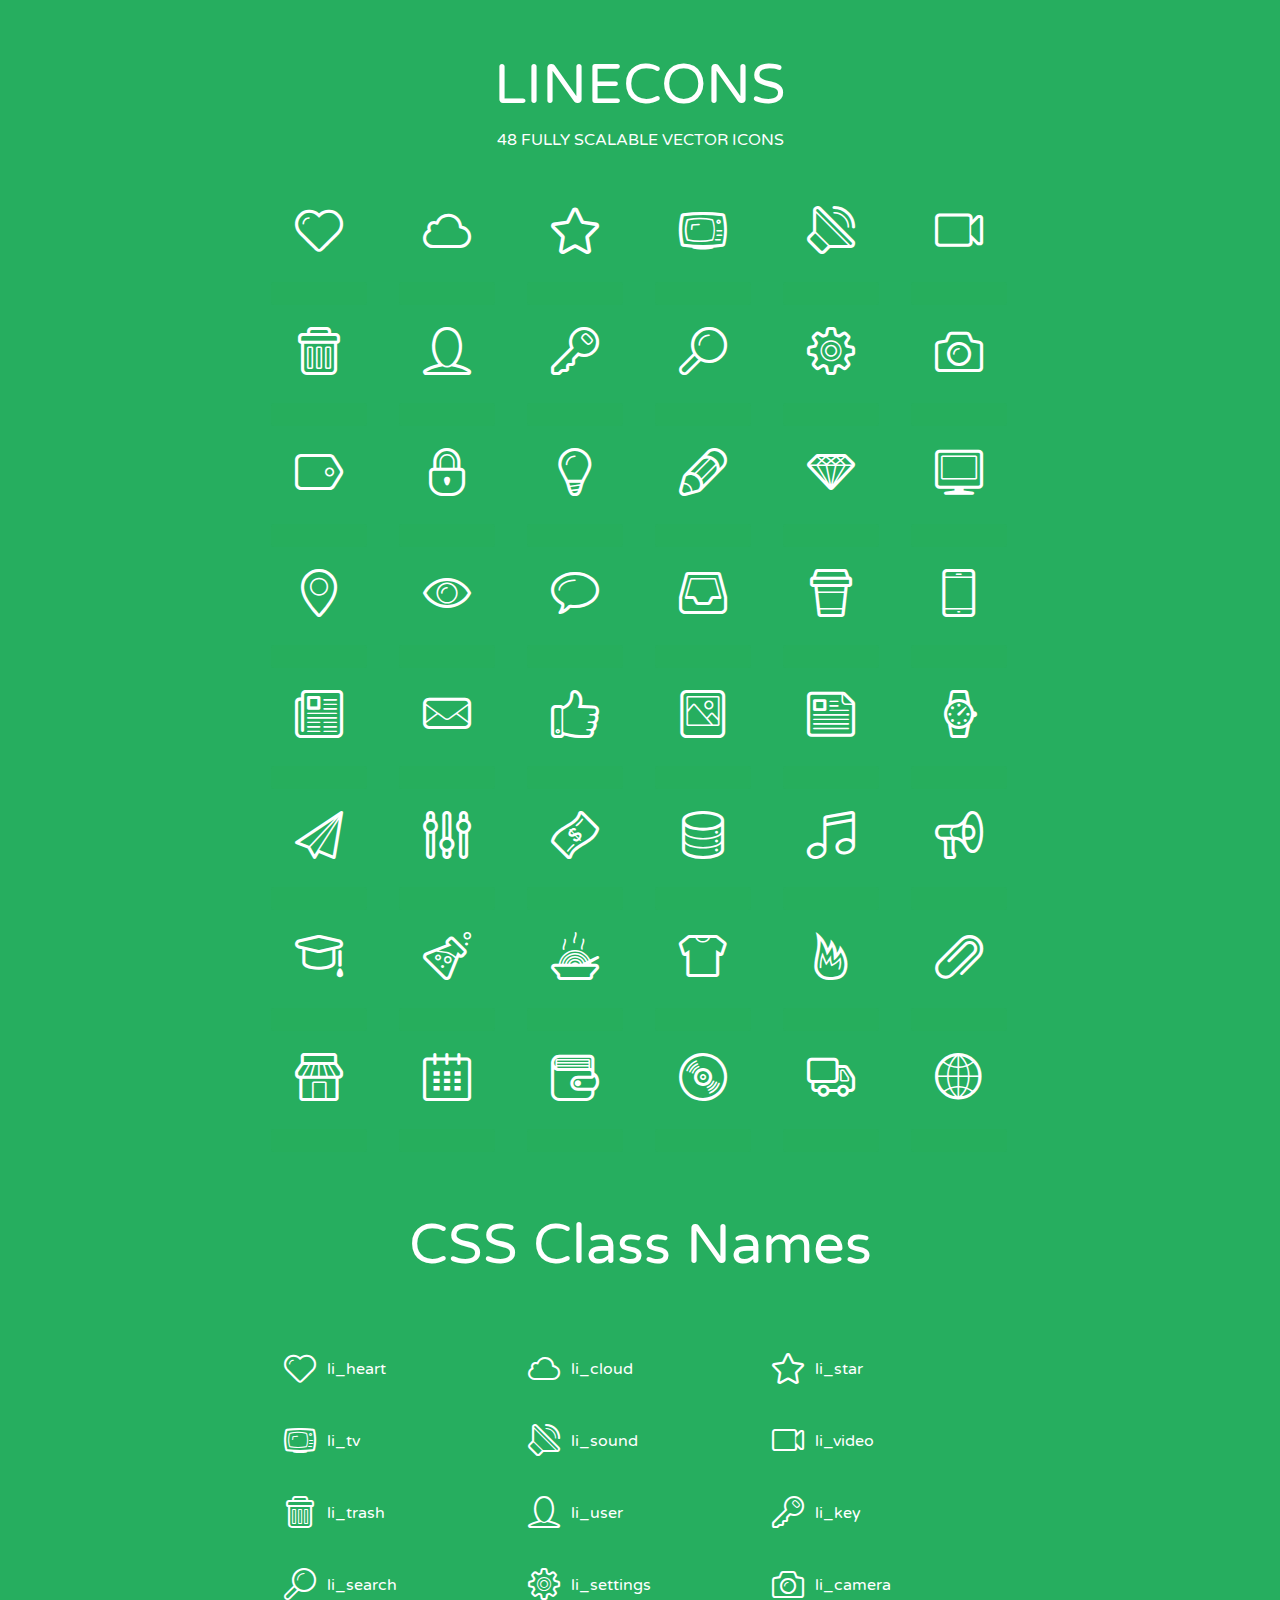
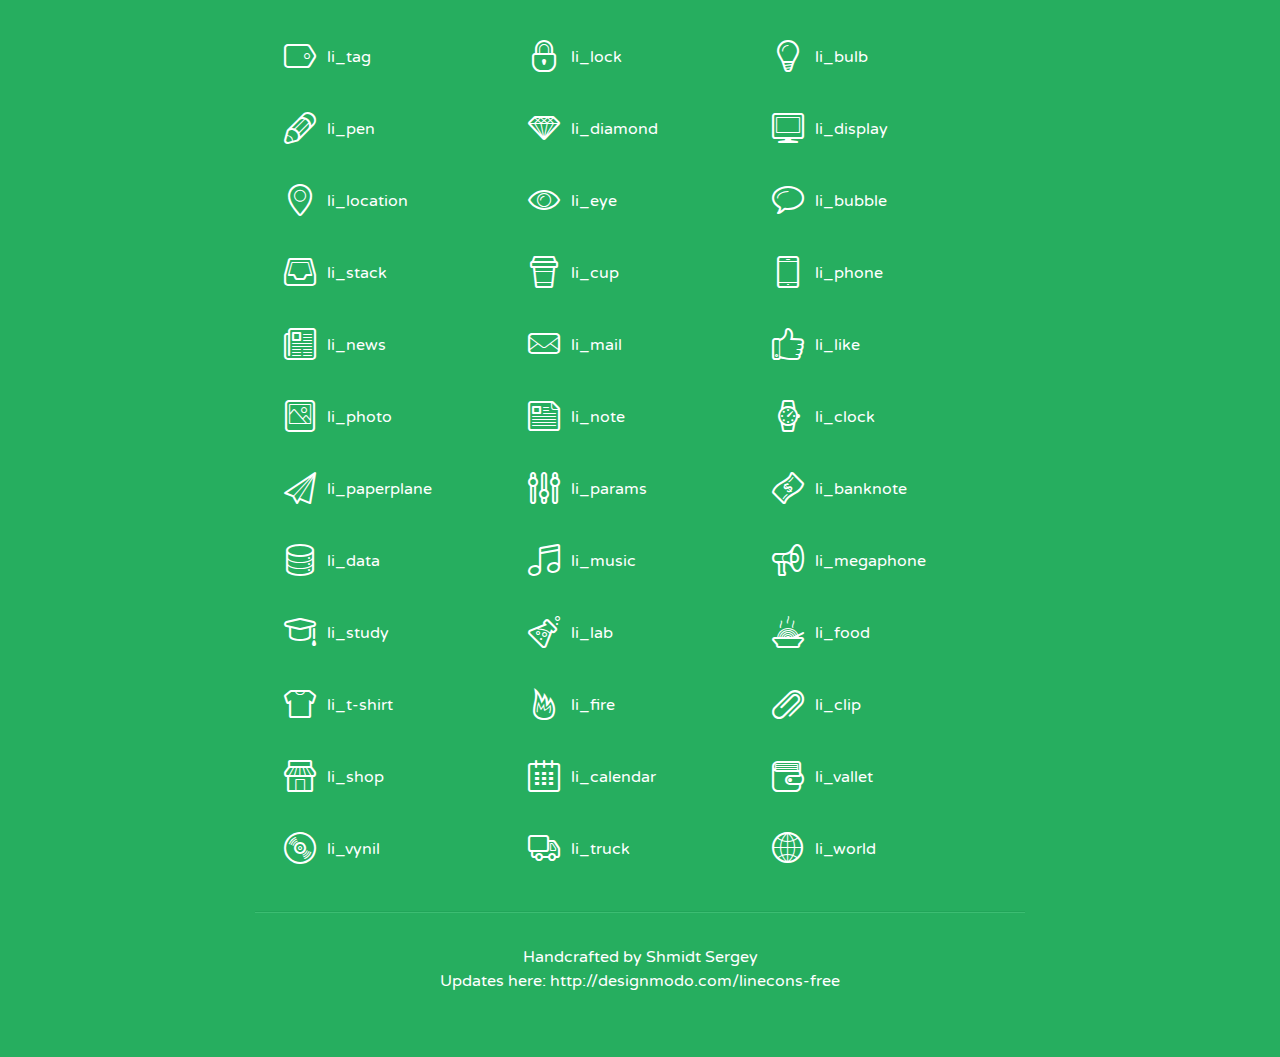
<file: src/main/webapp/resources/lineicons/index.html>
<!doctype html>
<html>
<head>
<title>LINECONS - 48 Fully Scalable Vector Icons</title>
<link rel="stylesheet" href="style.css" />
<link href='http://fonts.googleapis.com/css?family=Varela+Round' rel='stylesheet' type='text/css'>
<!--[if lte IE 7]><script src="lte-ie7.js"></script><![endif]-->

<!-- 

Thanks http://icomoon.io/app/ for amazing service!

-->


<style>
	section, header, footer {display: block;}
	body {
		font-family: 'Varela Round', sans-serif;
		color: #333333;
		line-height: 1.5;
		font-size: 16px;
		background:#26ae5f;
		color:white;
		-moz-text-shadow: 0 1px 1px rgba(0, 0, 0, 0.21);
		-webkit-text-shadow: 0 1px 1px rgba(0, 0, 0, 0.21);
	}
	* {
		-moz-box-sizing: border-box;
		-webkit-box-sizing: border-box;
		box-sizing: border-box;
		margin: 0;
		padding: 0;
	}
	.glyph {
		float: left;
		text-align: center;
		padding: .5em;
		margin: 0 .5em;
		width: 7em;
		border-radius: .375em;
		top:0;
		position:relative;
		-webkit-transition:0.2s ease-in;
		-o-transition:0.2s ease-in;
		-moz-transition:0.2s ease-in;
		-ie-transition:0.2s ease-in;
		transition:0.2s ease-in;
	}
	.glyph input {
		width: 100%;
		text-align: center;
		font-family: consolas, monospace;
		border-radius:3px;
		border:none;
		padding:4px;
		background:#26AE5C;
		color:#26AE5C;
		-webkit-transition:0.2s ease-in;
		-o-transition:0.2s ease-in;
		-moz-transition:0.2s ease-in;
		-ie-transition:0.2s ease-in;
		transition:0.2s ease-in;
	}
	.glyph:hover input {
		background:#26ae5f;
		padding:4px;
		color:#ffffff;
	}
	.glyph:hover {
		-webkit-transition: all 0.5s ease-out;
		background:#222821;
		color:#fff;
		text-shadow: none;
		-moz-text-shadow: none;
		-webkit-text-shadow: none;
		top:-5px;
		position:relative;
	}
	.glyph input, .mtm {
		margin-top: .75em;
	}
	.w-main {
		width: 770px;
		text-align:center;
	}
	.centered {
		margin-left: auto;
		margin-right: auto;
	}
	.fs1 {
		font-size: 3em;
	}
	header {
		margin: 2em 0;
		padding-bottom: .5em;
	}
	header h1 {
		font-size: 3.5em;
		font-weight: normal;
	}
	.clearfix:before, .clearfix:after { content: ""; display: table; }
	.clearfix:after, .clear { clear: both; }
	footer {
		margin: 2em 0;
		padding: 2em 0;
		border-top: 1px solid rgb(60, 189, 114);
		box-shadow: 0 -1px rgb(33, 165, 89);
	}
	a, a:visited {
		color: #ffffff; text-decoration:none;
	}
	a:hover, a:focus {color: #222821; text-decoration:none;}
	.box1 {
		display: inline-block;
		width: 14em;
		padding: .25em .5em;
		margin: .5em 1em .5em 0;
		text-align:left;
		
	}
	.box1 span { 
		font-size:2em;
		position: relative;
		top: 0.25em;
		margin-right: 0.1em;
	}
</style>
</head>
<body>
	<div class="w-main centered">
	<section class="mtm clearfix" id="glyphs">
	<header>
		<h1>LINECONS</h1>
		<p>48 FULLY SCALABLE VECTOR ICONS</p>
	</header>
	<div class="glyph">
		<div class="fs1" aria-hidden="true" data-icon="&#xe000;"></div>
		<input type="text" readonly="readonly" value="&amp;#xe000;" />
	</div>
	<div class="glyph">
		<div class="fs1" aria-hidden="true" data-icon="&#xe001;"></div>
		<input type="text" readonly="readonly" value="&amp;#xe001;" />
	</div>
	<div class="glyph">
		<div class="fs1" aria-hidden="true" data-icon="&#xe002;"></div>
		<input type="text" readonly="readonly" value="&amp;#xe002;" />
	</div>
	<div class="glyph">
		<div class="fs1" aria-hidden="true" data-icon="&#xe003;"></div>
		<input type="text" readonly="readonly" value="&amp;#xe003;" />
	</div>
	<div class="glyph">
		<div class="fs1" aria-hidden="true" data-icon="&#xe004;"></div>
		<input type="text" readonly="readonly" value="&amp;#xe004;" />
	</div>
	<div class="glyph">
		<div class="fs1" aria-hidden="true" data-icon="&#xe005;"></div>
		<input type="text" readonly="readonly" value="&amp;#xe005;" />
	</div>
	<div class="glyph">
		<div class="fs1" aria-hidden="true" data-icon="&#xe006;"></div>
		<input type="text" readonly="readonly" value="&amp;#xe006;" />
	</div>
	<div class="glyph">
		<div class="fs1" aria-hidden="true" data-icon="&#xe007;"></div>
		<input type="text" readonly="readonly" value="&amp;#xe007;" />
	</div>
	<div class="glyph">
		<div class="fs1" aria-hidden="true" data-icon="&#xe008;"></div>
		<input type="text" readonly="readonly" value="&amp;#xe008;" />
	</div>
	<div class="glyph">
		<div class="fs1" aria-hidden="true" data-icon="&#xe009;"></div>
		<input type="text" readonly="readonly" value="&amp;#xe009;" />
	</div>
	<div class="glyph">
		<div class="fs1" aria-hidden="true" data-icon="&#xe00a;"></div>
		<input type="text" readonly="readonly" value="&amp;#xe00a;" />
	</div>
	<div class="glyph">
		<div class="fs1" aria-hidden="true" data-icon="&#xe00b;"></div>
		<input type="text" readonly="readonly" value="&amp;#xe00b;" />
	</div>
	<div class="glyph">
		<div class="fs1" aria-hidden="true" data-icon="&#xe00c;"></div>
		<input type="text" readonly="readonly" value="&amp;#xe00c;" />
	</div>
	<div class="glyph">
		<div class="fs1" aria-hidden="true" data-icon="&#xe00d;"></div>
		<input type="text" readonly="readonly" value="&amp;#xe00d;" />
	</div>
	<div class="glyph">
		<div class="fs1" aria-hidden="true" data-icon="&#xe00e;"></div>
		<input type="text" readonly="readonly" value="&amp;#xe00e;" />
	</div>
	<div class="glyph">
		<div class="fs1" aria-hidden="true" data-icon="&#xe00f;"></div>
		<input type="text" readonly="readonly" value="&amp;#xe00f;" />
	</div>
	<div class="glyph">
		<div class="fs1" aria-hidden="true" data-icon="&#xe010;"></div>
		<input type="text" readonly="readonly" value="&amp;#xe010;" />
	</div>
	<div class="glyph">
		<div class="fs1" aria-hidden="true" data-icon="&#xe011;"></div>
		<input type="text" readonly="readonly" value="&amp;#xe011;" />
	</div>
	<div class="glyph">
		<div class="fs1" aria-hidden="true" data-icon="&#xe012;"></div>
		<input type="text" readonly="readonly" value="&amp;#xe012;" />
	</div>
	<div class="glyph">
		<div class="fs1" aria-hidden="true" data-icon="&#xe013;"></div>
		<input type="text" readonly="readonly" value="&amp;#xe013;" />
	</div>
	<div class="glyph">
		<div class="fs1" aria-hidden="true" data-icon="&#xe014;"></div>
		<input type="text" readonly="readonly" value="&amp;#xe014;" />
	</div>
	<div class="glyph">
		<div class="fs1" aria-hidden="true" data-icon="&#xe015;"></div>
		<input type="text" readonly="readonly" value="&amp;#xe015;" />
	</div>
	<div class="glyph">
		<div class="fs1" aria-hidden="true" data-icon="&#xe016;"></div>
		<input type="text" readonly="readonly" value="&amp;#xe016;" />
	</div>
	<div class="glyph">
		<div class="fs1" aria-hidden="true" data-icon="&#xe017;"></div>
		<input type="text" readonly="readonly" value="&amp;#xe017;" />
	</div>
	<div class="glyph">
		<div class="fs1" aria-hidden="true" data-icon="&#xe018;"></div>
		<input type="text" readonly="readonly" value="&amp;#xe018;" />
	</div>
	<div class="glyph">
		<div class="fs1" aria-hidden="true" data-icon="&#xe019;"></div>
		<input type="text" readonly="readonly" value="&amp;#xe019;" />
	</div>
	<div class="glyph">
		<div class="fs1" aria-hidden="true" data-icon="&#xe01a;"></div>
		<input type="text" readonly="readonly" value="&amp;#xe01a;" />
	</div>
	<div class="glyph">
		<div class="fs1" aria-hidden="true" data-icon="&#xe01b;"></div>
		<input type="text" readonly="readonly" value="&amp;#xe01b;" />
	</div>
	<div class="glyph">
		<div class="fs1" aria-hidden="true" data-icon="&#xe01c;"></div>
		<input type="text" readonly="readonly" value="&amp;#xe01c;" />
	</div>
	<div class="glyph">
		<div class="fs1" aria-hidden="true" data-icon="&#xe01d;"></div>
		<input type="text" readonly="readonly" value="&amp;#xe01d;" />
	</div>
	<div class="glyph">
		<div class="fs1" aria-hidden="true" data-icon="&#xe01e;"></div>
		<input type="text" readonly="readonly" value="&amp;#xe01e;" />
	</div>
	<div class="glyph">
		<div class="fs1" aria-hidden="true" data-icon="&#xe01f;"></div>
		<input type="text" readonly="readonly" value="&amp;#xe01f;" />
	</div>
	<div class="glyph">
		<div class="fs1" aria-hidden="true" data-icon="&#xe020;"></div>
		<input type="text" readonly="readonly" value="&amp;#xe020;" />
	</div>
	<div class="glyph">
		<div class="fs1" aria-hidden="true" data-icon="&#xe021;"></div>
		<input type="text" readonly="readonly" value="&amp;#xe021;" />
	</div>
	<div class="glyph">
		<div class="fs1" aria-hidden="true" data-icon="&#xe022;"></div>
		<input type="text" readonly="readonly" value="&amp;#xe022;" />
	</div>
	<div class="glyph">
		<div class="fs1" aria-hidden="true" data-icon="&#xe023;"></div>
		<input type="text" readonly="readonly" value="&amp;#xe023;" />
	</div>
	<div class="glyph">
		<div class="fs1" aria-hidden="true" data-icon="&#xe024;"></div>
		<input type="text" readonly="readonly" value="&amp;#xe024;" />
	</div>
	<div class="glyph">
		<div class="fs1" aria-hidden="true" data-icon="&#xe025;"></div>
		<input type="text" readonly="readonly" value="&amp;#xe025;" />
	</div>
	<div class="glyph">
		<div class="fs1" aria-hidden="true" data-icon="&#xe026;"></div>
		<input type="text" readonly="readonly" value="&amp;#xe026;" />
	</div>
	<div class="glyph">
		<div class="fs1" aria-hidden="true" data-icon="&#xe027;"></div>
		<input type="text" readonly="readonly" value="&amp;#xe027;" />
	</div>
	<div class="glyph">
		<div class="fs1" aria-hidden="true" data-icon="&#xe028;"></div>
		<input type="text" readonly="readonly" value="&amp;#xe028;" />
	</div>
	<div class="glyph">
		<div class="fs1" aria-hidden="true" data-icon="&#xe029;"></div>
		<input type="text" readonly="readonly" value="&amp;#xe029;" />
	</div>
	<div class="glyph">
		<div class="fs1" aria-hidden="true" data-icon="&#xe02a;"></div>
		<input type="text" readonly="readonly" value="&amp;#xe02a;" />
	</div>
	<div class="glyph">
		<div class="fs1" aria-hidden="true" data-icon="&#xe02b;"></div>
		<input type="text" readonly="readonly" value="&amp;#xe02b;" />
	</div>
	<div class="glyph">
		<div class="fs1" aria-hidden="true" data-icon="&#xe02c;"></div>
		<input type="text" readonly="readonly" value="&amp;#xe02c;" />
	</div>
	<div class="glyph">
		<div class="fs1" aria-hidden="true" data-icon="&#xe02d;"></div>
		<input type="text" readonly="readonly" value="&amp;#xe02d;" />
	</div>
	<div class="glyph">
		<div class="fs1" aria-hidden="true" data-icon="&#xe02e;"></div>
		<input type="text" readonly="readonly" value="&amp;#xe02e;" />
	</div>
	<div class="glyph">
		<div class="fs1" aria-hidden="true" data-icon="&#xe02f;"></div>
		<input type="text" readonly="readonly" value="&amp;#xe02f;" />
	</div>
	</section>
	<div class="clear"></div>
	<section class="mtm clearfix" id="glyphs">
	<header>
		<h1>CSS Class Names</h1>
	</header>
	<span class="box1">
		<span aria-hidden="true" class="li_heart"></span>
		&nbsp;li_heart
	</span>
	<span class="box1">
		<span aria-hidden="true" class="li_cloud"></span>
		&nbsp;li_cloud
	</span>
	<span class="box1">
		<span aria-hidden="true" class="li_star"></span>
		&nbsp;li_star
	</span>
	<span class="box1">
		<span aria-hidden="true" class="li_tv"></span>
		&nbsp;li_tv
	</span>
	<span class="box1">
		<span aria-hidden="true" class="li_sound"></span>
		&nbsp;li_sound
	</span>
	<span class="box1">
		<span aria-hidden="true" class="li_video"></span>
		&nbsp;li_video
	</span>
	<span class="box1">
		<span aria-hidden="true" class="li_trash"></span>
		&nbsp;li_trash
	</span>
	<span class="box1">
		<span aria-hidden="true" class="li_user"></span>
		&nbsp;li_user
	</span>
	<span class="box1">
		<span aria-hidden="true" class="li_key"></span>
		&nbsp;li_key
	</span>
	<span class="box1">
		<span aria-hidden="true" class="li_search"></span>
		&nbsp;li_search
	</span>
	<span class="box1">
		<span aria-hidden="true" class="li_settings"></span>
		&nbsp;li_settings
	</span>
	<span class="box1">
		<span aria-hidden="true" class="li_camera"></span>
		&nbsp;li_camera
	</span>
	<span class="box1">
		<span aria-hidden="true" class="li_tag"></span>
		&nbsp;li_tag
	</span>
	<span class="box1">
		<span aria-hidden="true" class="li_lock"></span>
		&nbsp;li_lock
	</span>
	<span class="box1">
		<span aria-hidden="true" class="li_bulb"></span>
		&nbsp;li_bulb
	</span>
	<span class="box1">
		<span aria-hidden="true" class="li_pen"></span>
		&nbsp;li_pen
	</span>
	<span class="box1">
		<span aria-hidden="true" class="li_diamond"></span>
		&nbsp;li_diamond
	</span>
	<span class="box1">
		<span aria-hidden="true" class="li_display"></span>
		&nbsp;li_display
	</span>
	<span class="box1">
		<span aria-hidden="true" class="li_location"></span>
		&nbsp;li_location
	</span>
	<span class="box1">
		<span aria-hidden="true" class="li_eye"></span>
		&nbsp;li_eye
	</span>
	<span class="box1">
		<span aria-hidden="true" class="li_bubble"></span>
		&nbsp;li_bubble
	</span>
	<span class="box1">
		<span aria-hidden="true" class="li_stack"></span>
		&nbsp;li_stack
	</span>
	<span class="box1">
		<span aria-hidden="true" class="li_cup"></span>
		&nbsp;li_cup
	</span>
	<span class="box1">
		<span aria-hidden="true" class="li_phone"></span>
		&nbsp;li_phone
	</span>
	<span class="box1">
		<span aria-hidden="true" class="li_news"></span>
		&nbsp;li_news
	</span>
	<span class="box1">
		<span aria-hidden="true" class="li_mail"></span>
		&nbsp;li_mail
	</span>
	<span class="box1">
		<span aria-hidden="true" class="li_like"></span>
		&nbsp;li_like
	</span>
	<span class="box1">
		<span aria-hidden="true" class="li_photo"></span>
		&nbsp;li_photo
	</span>
	<span class="box1">
		<span aria-hidden="true" class="li_note"></span>
		&nbsp;li_note
	</span>
	<span class="box1">
		<span aria-hidden="true" class="li_clock"></span>
		&nbsp;li_clock
	</span>
	<span class="box1">
		<span aria-hidden="true" class="li_paperplane"></span>
		&nbsp;li_paperplane
	</span>
	<span class="box1">
		<span aria-hidden="true" class="li_params"></span>
		&nbsp;li_params
	</span>
	<span class="box1">
		<span aria-hidden="true" class="li_banknote"></span>
		&nbsp;li_banknote
	</span>
	<span class="box1">
		<span aria-hidden="true" class="li_data"></span>
		&nbsp;li_data
	</span>
	<span class="box1">
		<span aria-hidden="true" class="li_music"></span>
		&nbsp;li_music
	</span>
	<span class="box1">
		<span aria-hidden="true" class="li_megaphone"></span>
		&nbsp;li_megaphone
	</span>
	<span class="box1">
		<span aria-hidden="true" class="li_study"></span>
		&nbsp;li_study
	</span>
	<span class="box1">
		<span aria-hidden="true" class="li_lab"></span>
		&nbsp;li_lab
	</span>
	<span class="box1">
		<span aria-hidden="true" class="li_food"></span>
		&nbsp;li_food
	</span>
	<span class="box1">
		<span aria-hidden="true" class="li_t-shirt"></span>
		&nbsp;li_t-shirt
	</span>
	<span class="box1">
		<span aria-hidden="true" class="li_fire"></span>
		&nbsp;li_fire
	</span>
	<span class="box1">
		<span aria-hidden="true" class="li_clip"></span>
		&nbsp;li_clip
	</span>
	<span class="box1">
		<span aria-hidden="true" class="li_shop"></span>
		&nbsp;li_shop
	</span>
	<span class="box1">
		<span aria-hidden="true" class="li_calendar"></span>
		&nbsp;li_calendar
	</span>
	<span class="box1">
		<span aria-hidden="true" class="li_vallet"></span>
		&nbsp;li_vallet
	</span>
	<span class="box1">
		<span aria-hidden="true" class="li_vynil"></span>
		&nbsp;li_vynil
	</span>
	<span class="box1">
		<span aria-hidden="true" class="li_truck"></span>
		&nbsp;li_truck
	</span>
	<span class="box1">
		<span aria-hidden="true" class="li_world"></span>
		&nbsp;li_world
	</span>
	</section>
	<footer>
		<p>Handcrafted by <a href="http://shmidt.in">Shmidt Sergey</a></p>
		<p>Updates here: <a href="http://designmodo.com/linecons-free">http://designmodo.com/linecons-free</a></p>
	</footer>
	</div>
	<script>
	document.getElementById("glyphs").addEventListener("click", function(e) {
		var target = e.target;
		if (target.tagName === "INPUT") {
			target.select();
		}
	});
	</script>
</body>
</html>
</file>
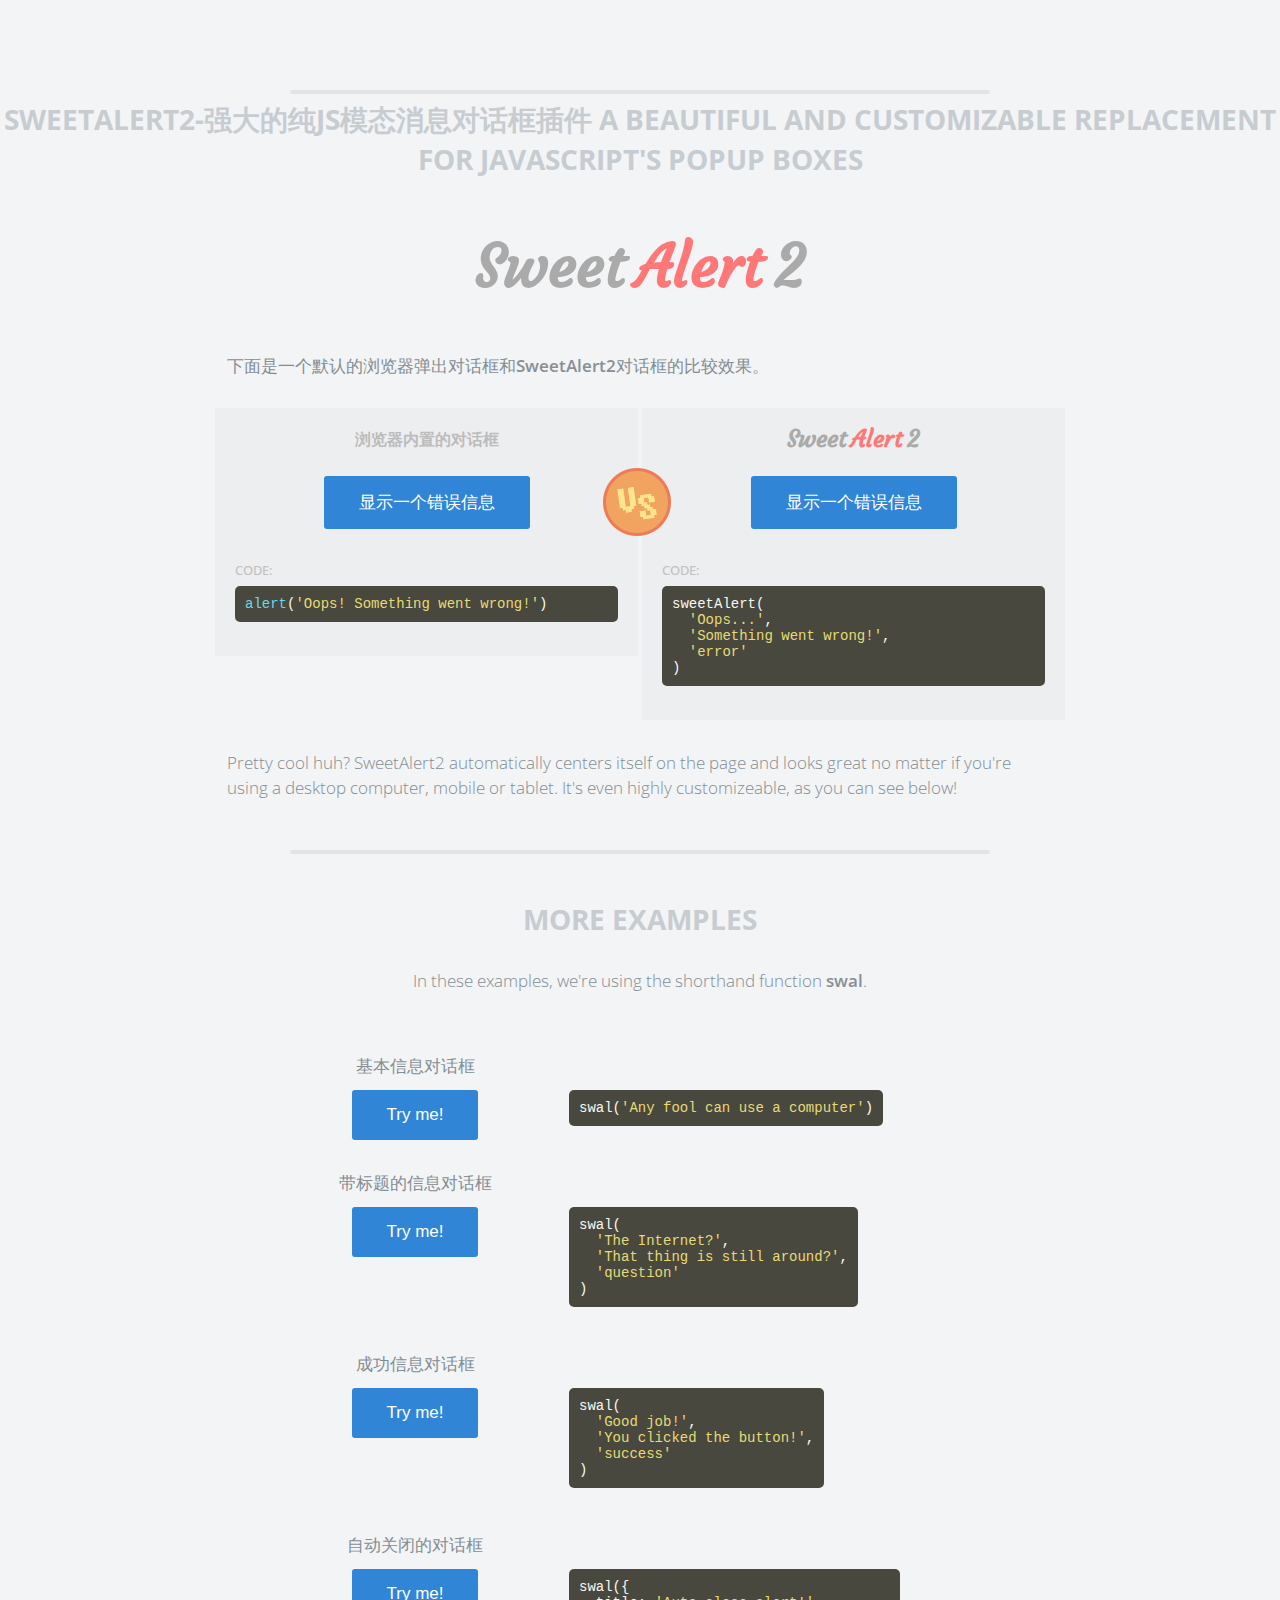
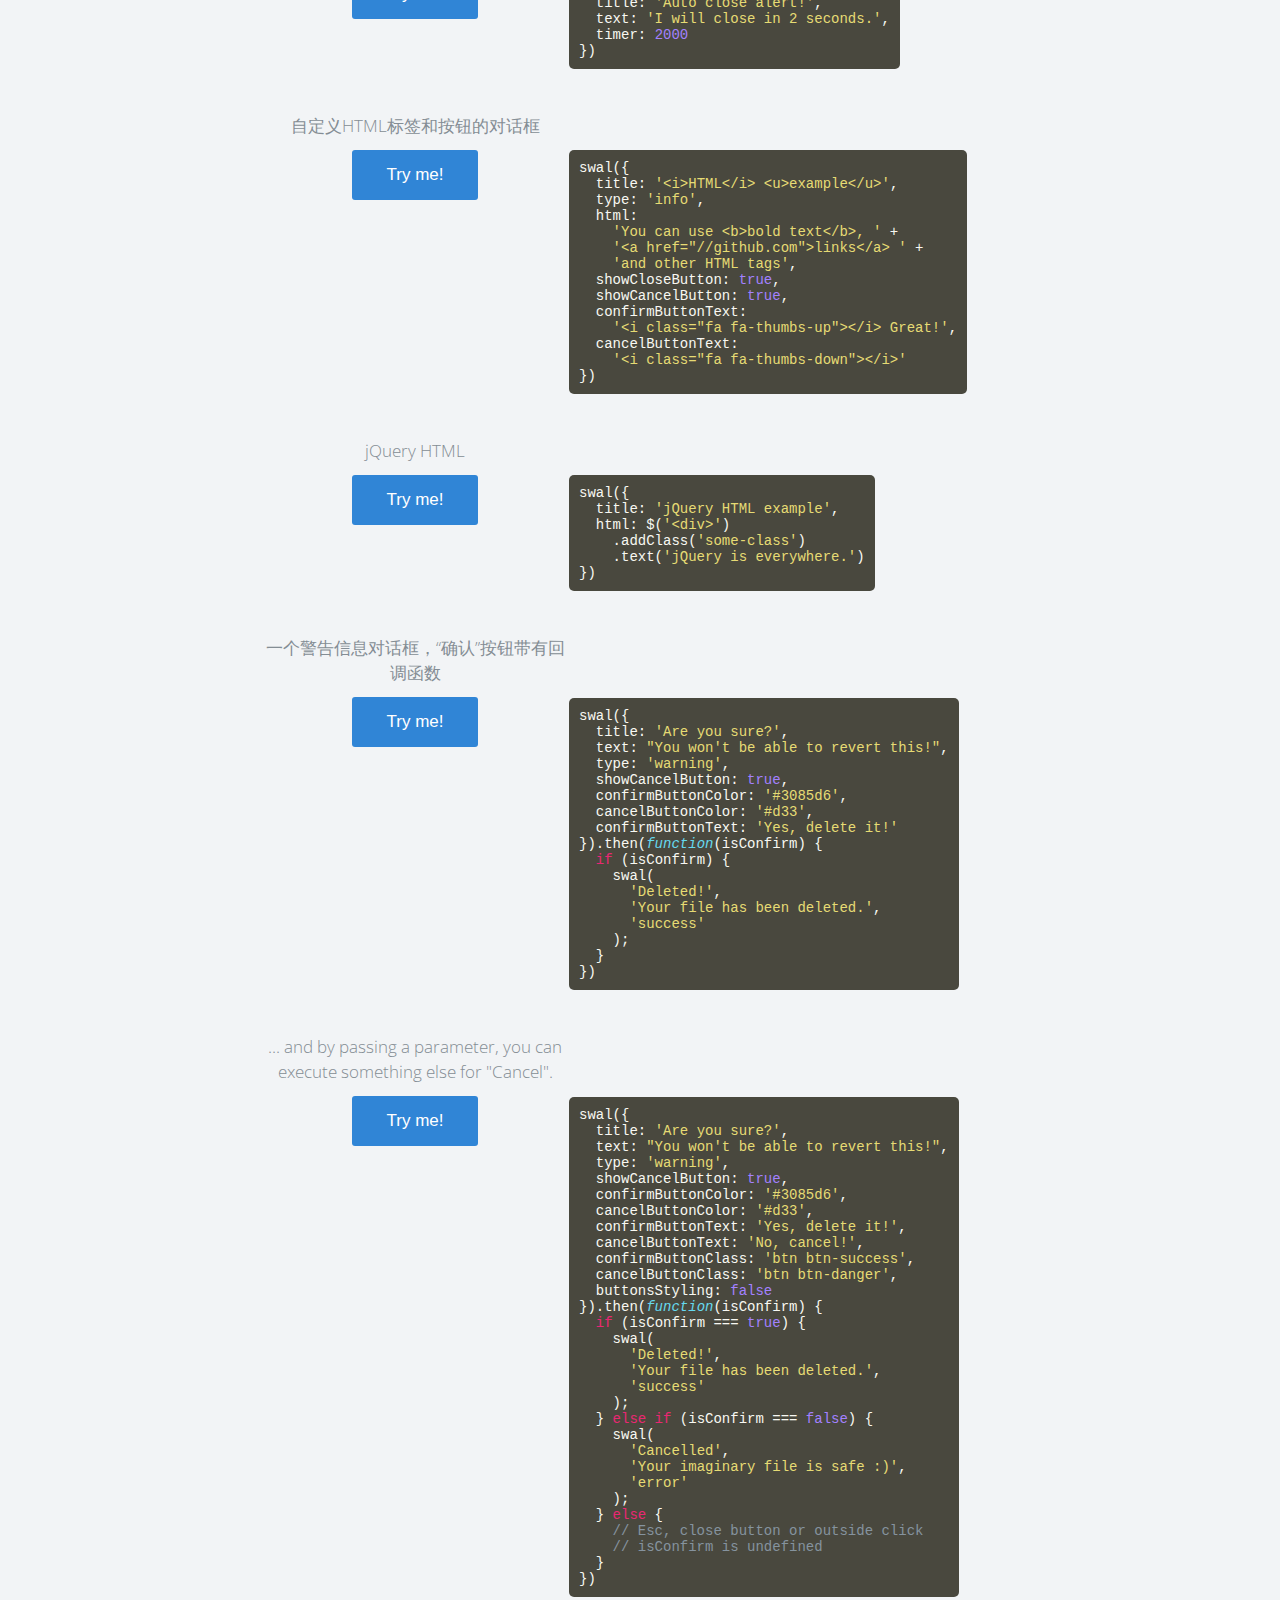
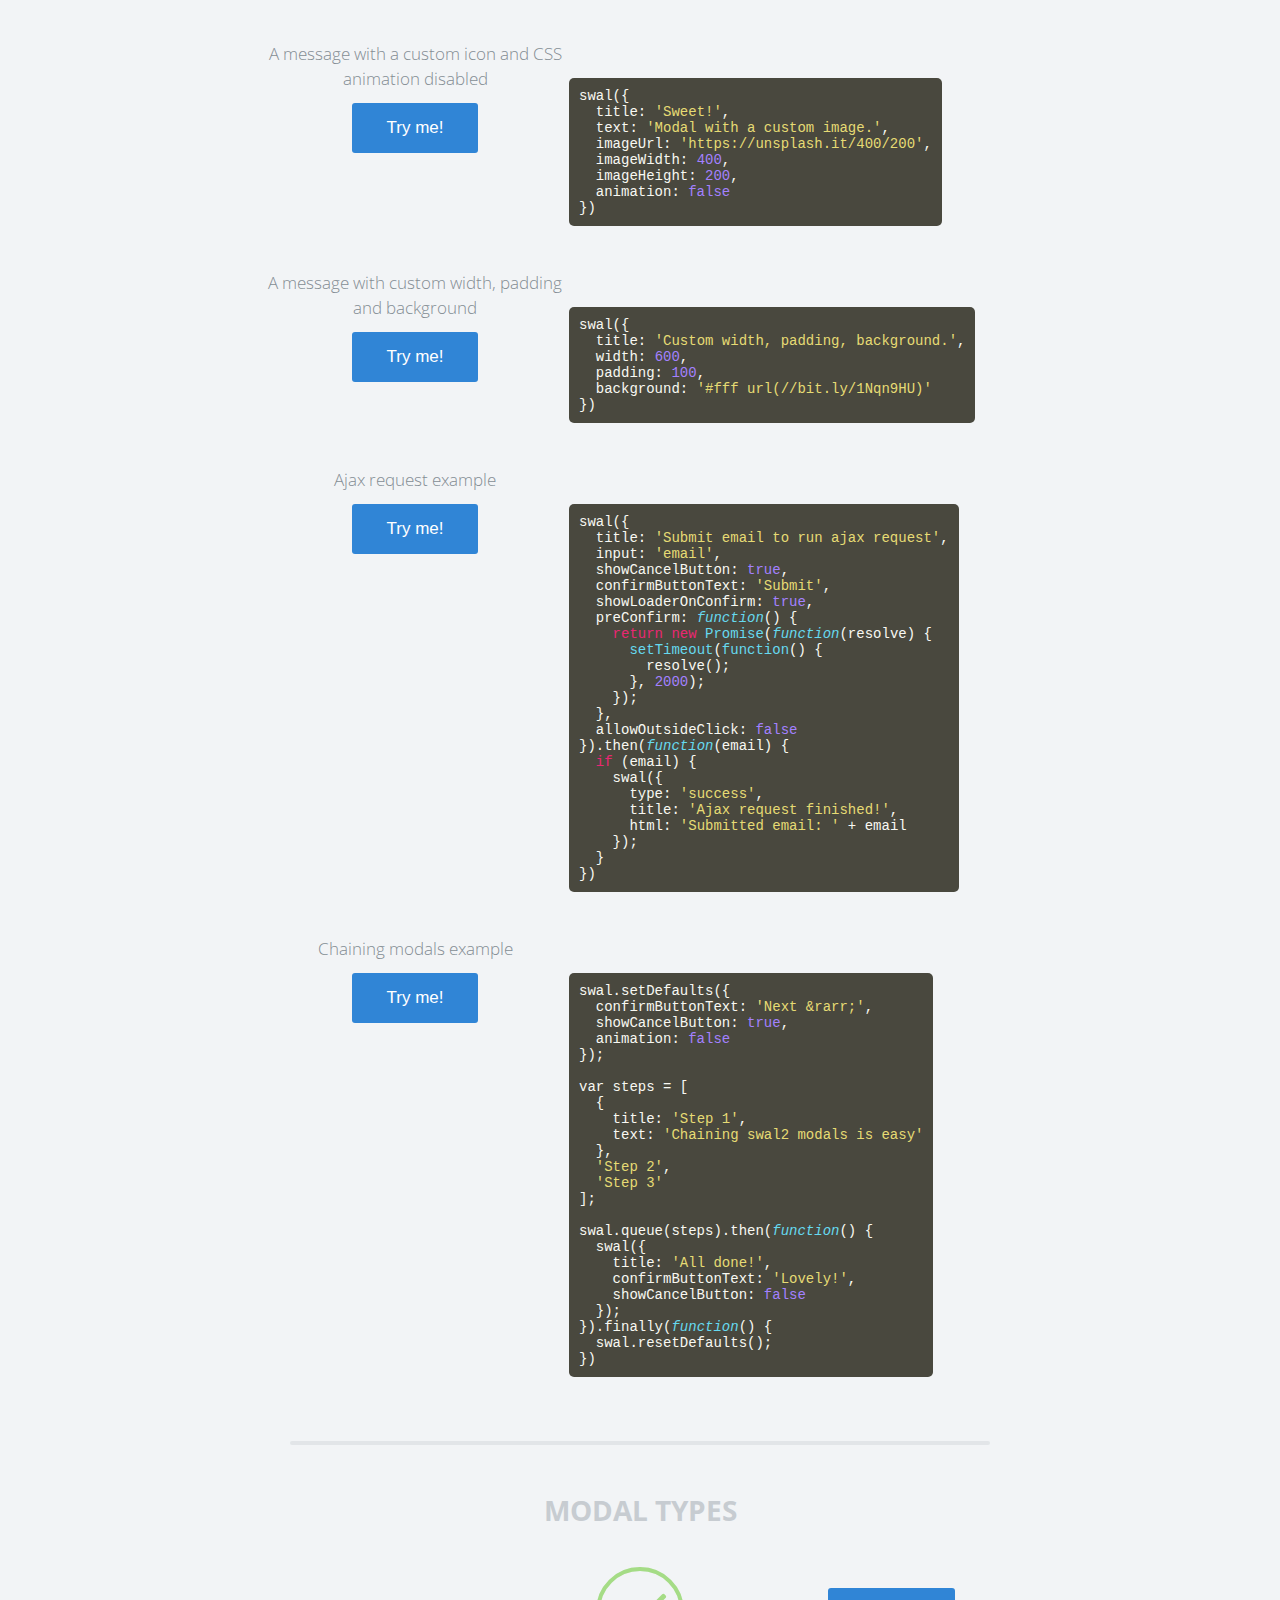
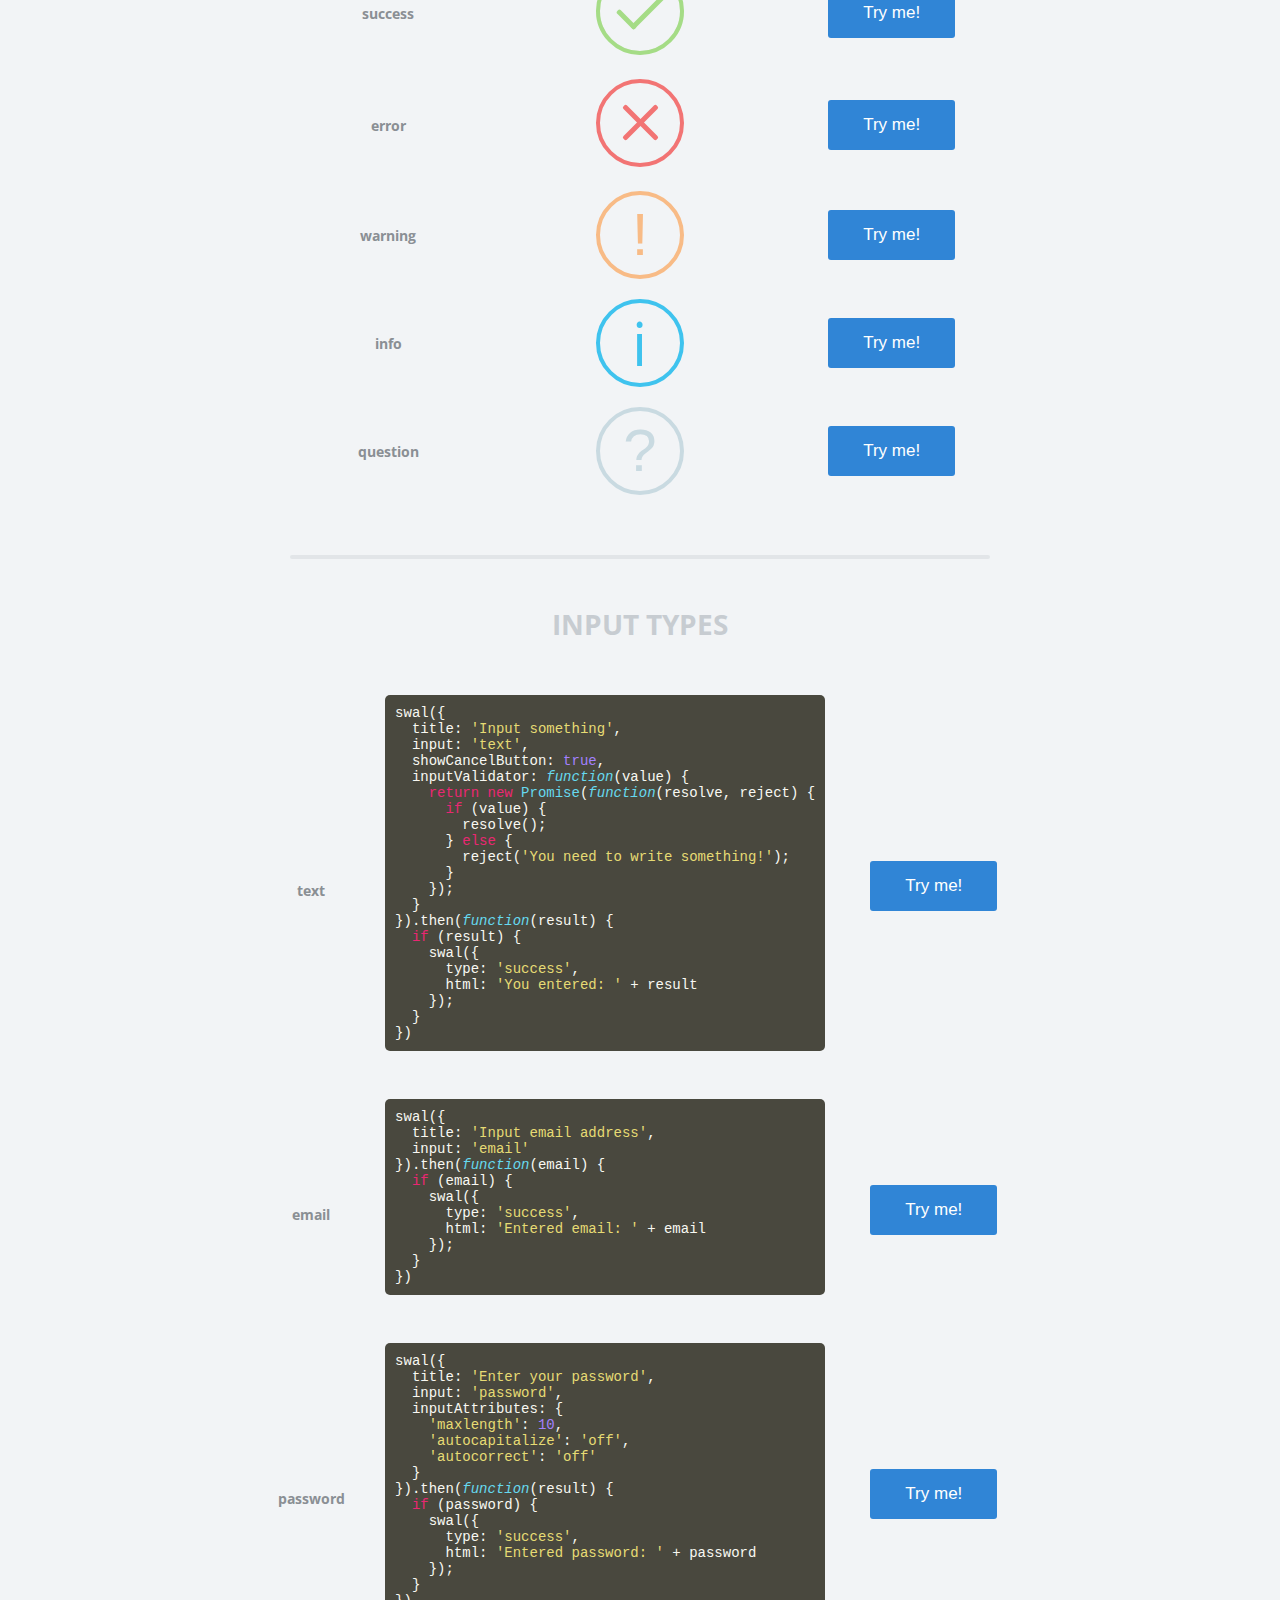
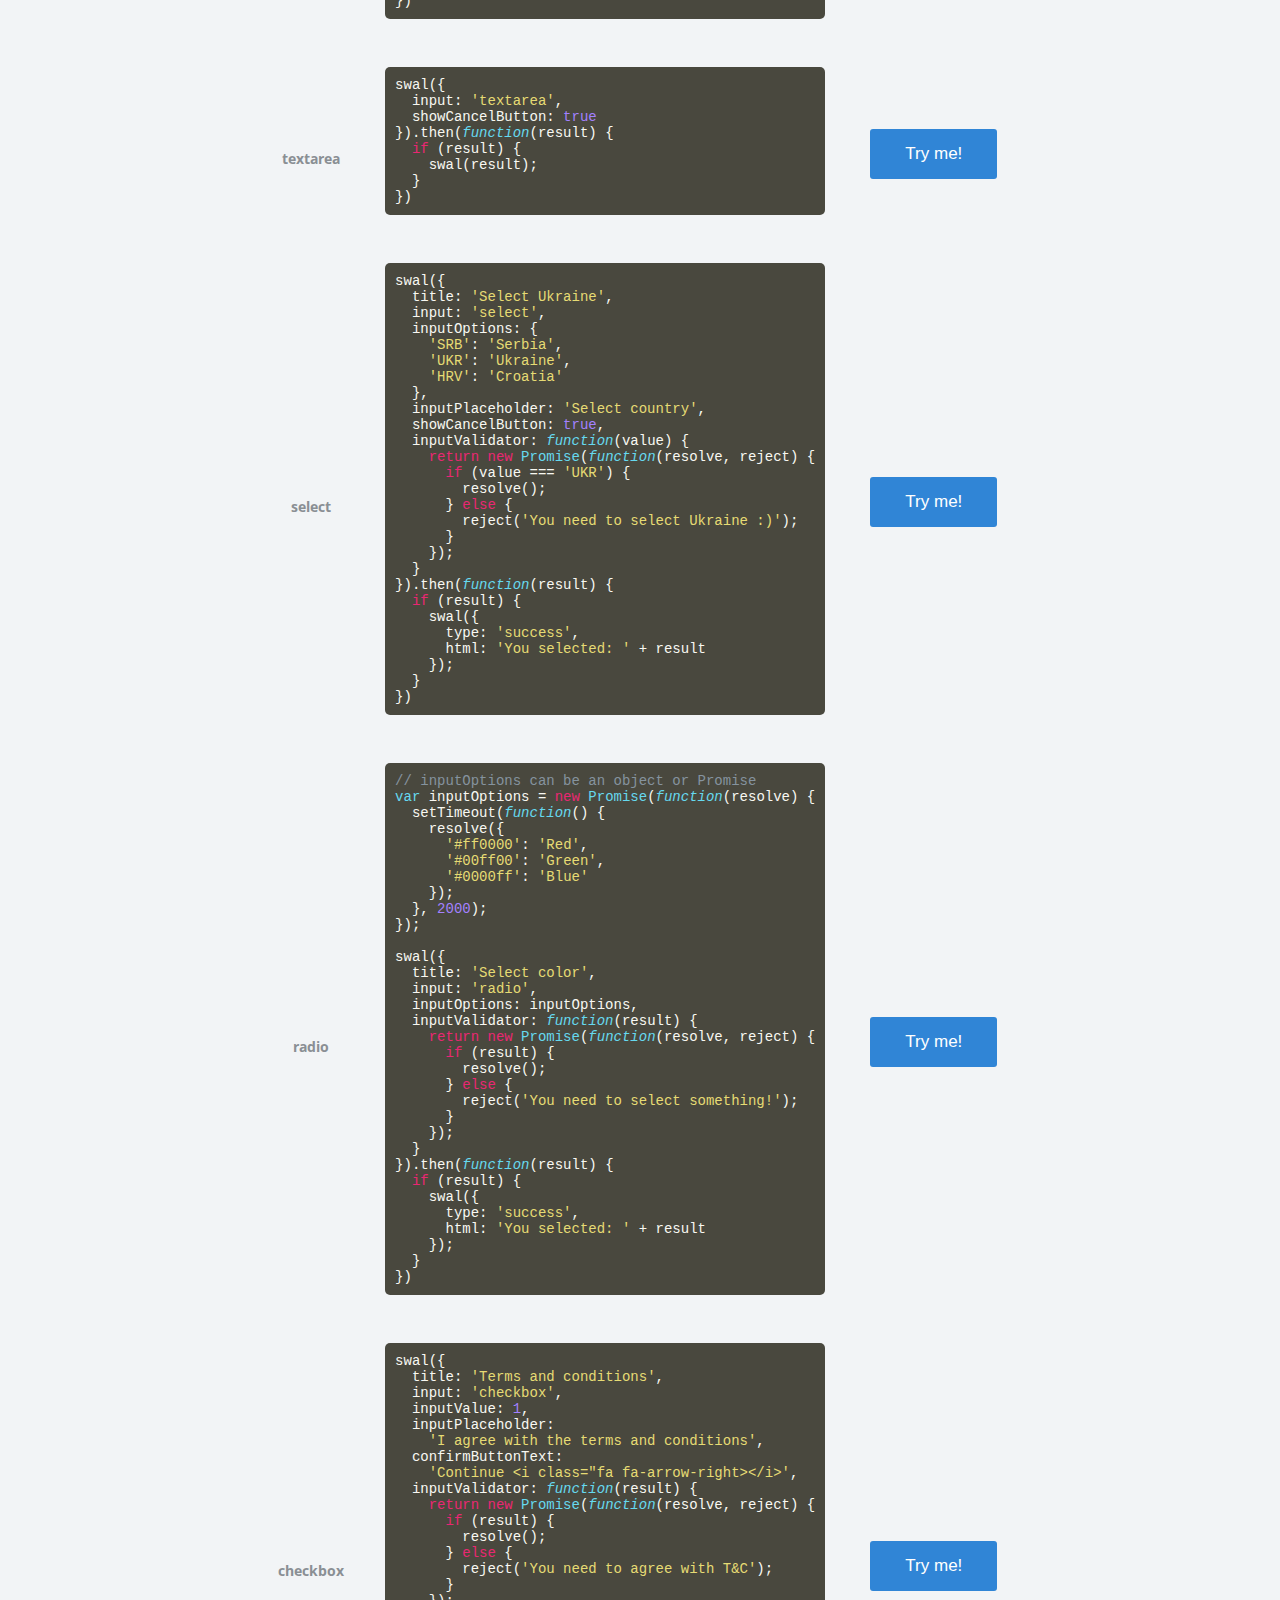
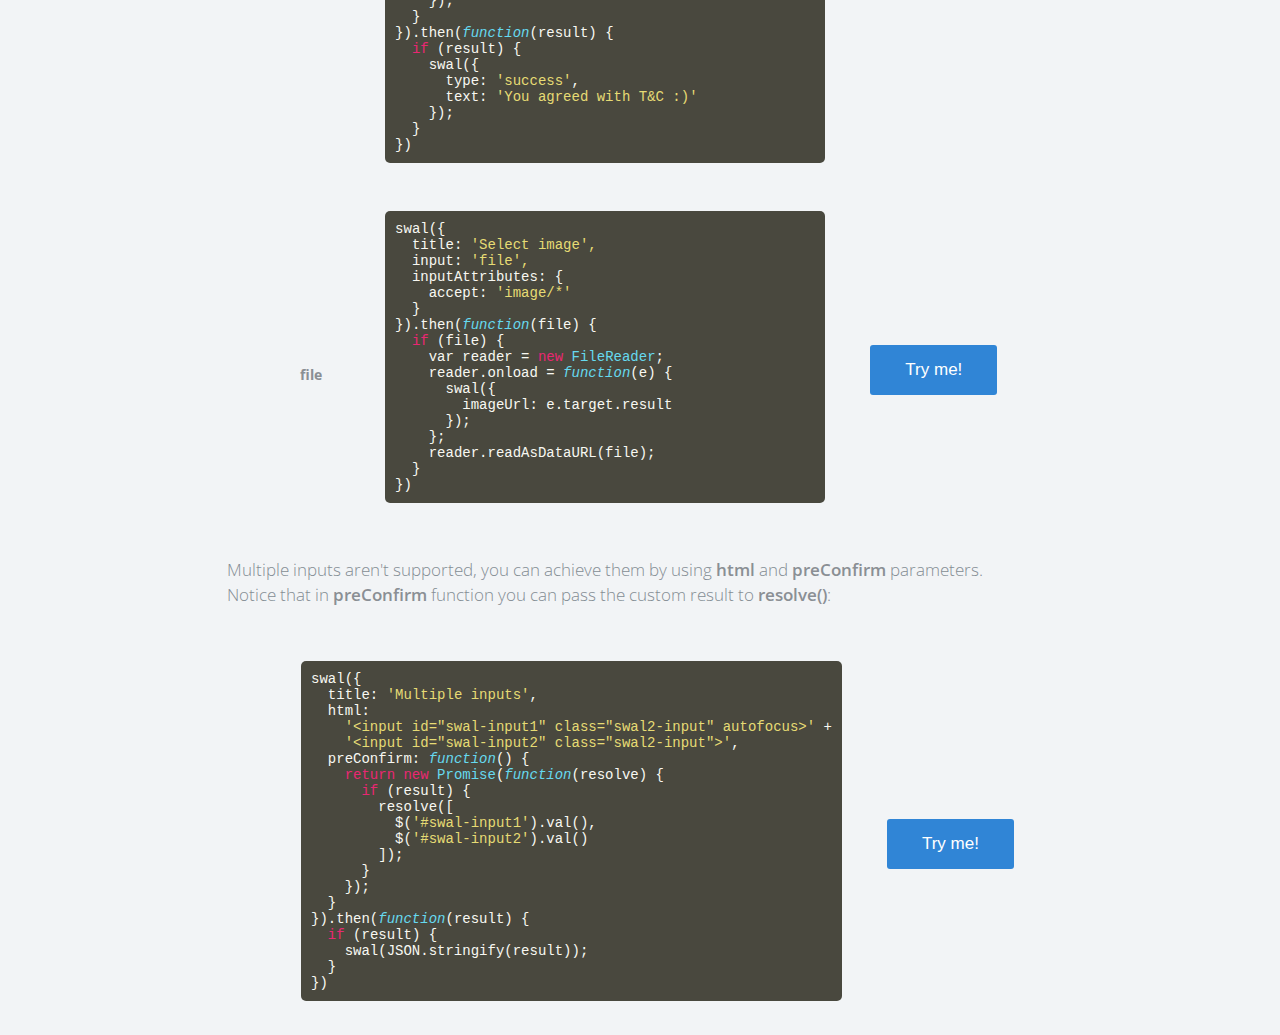
<file: src/main/webapp/resources/SweetAlert2/index.html>
﻿<!DOCTYPE html>
<html lang="zh">
<head>
	<meta charset="UTF-8">
	<meta http-equiv="X-UA-Compatible" content="IE=edge,chrome=1"> 
	<meta name="viewport" content="width=device-width, initial-scale=1, maximum-scale=1, user-scalable=0" />
	<title>SweetAlert2-强大的纯Js模态消息对话框插件</title>
	<link rel="stylesheet" href="https://fonts.googleapis.com/css?family=Courgette">
	<link rel="stylesheet" href="./example/example.css">
      <link rel="stylesheet" href="./example/buttons.css">
      <link rel="stylesheet" href="http://www.jq22.com/jquery/font-awesome.4.6.0.css">

      <script src="http://www.jq22.com/jquery/1.11.1/jquery.min.js"></script>

	<script src="./dist/sweetalert2.min.js"></script>
      <link rel="stylesheet" href="./dist/sweetalert2.min.css">

      <!-- IE support -->
      <script src="lib/es6-promise.min.js"></script>

      <!-- Promise.finally support -->
      <script src="lib/finally.js"></script>

	<!--[if IE]>
		<script src="http://libs.baidu.com/html5shiv/3.7/html5shiv.min.js"></script>
	<![endif]-->
</head>
<body>
<div class="jq22-container">
	<div class="jq22-header">
		<h3>SweetAlert2-强大的纯Js模态消息对话框插件 <span>A beautiful and customizable replacement for JavaScript's popup boxes</span></h3>
	</div>
</div>
<header>
    <h1>Sweet<span>Alert</span>2</h1>
  </header>

  <p>下面是一个默认的浏览器弹出对话框和<strong>SweetAlert2</strong>对话框的比较效果。</p>

  <div class="showcase normal">
    <h4>浏览器内置的对话框</h4>
    <button>显示一个错误信息</button>

    <h5>Code:</h5>
    <pre><span class="func">alert</span>(<span class="str">'Oops! Something went wrong!'</span>)</pre>

    <div class="vs-icon"></div>
  </div>

  <div class="showcase sweet">
    <h4>Sweet<span>Alert</span>2</h4>
    <button>显示一个错误信息</button>

    <h5>Code:</h5>
    <pre>
sweetAlert(
  <span class="str">'Oops...'</span>,
  <span class="str">'Something went wrong!'</span>,
  <span class="str">'error'</span>
)</pre>
  </div>

  <p>Pretty cool huh? SweetAlert2 automatically centers itself on the page and looks great no matter if you're using a desktop computer, mobile or tablet. It's even highly customizeable, as you can see below!</p>


  <!-- Examples -->
  <h3>More examples</h3>

  <p class="center">In these examples, we're using the shorthand function <strong>swal</strong>.</p>

  <ul class="examples">

    <li class="message">
      <div class="ui">
        <p>基本信息对话框</p>
        <button>Try me!</button>
      </div>
      <pre>swal(<span class="str">'Any fool can use a computer'</span>)</pre>
    </li>

    <li class="title-text">
      <div class="ui">
        <p>带标题的信息对话框</p>
        <button>Try me!</button>
      </div>
      <pre>
swal(
  <span class="str">'The Internet?'</span>,
  <span class="str">'That thing is still around?'</span>,
  <span class="str">'question'</span>
)</pre>
    </li>

    <li class="success">
      <div class="ui">
        <p>成功信息对话框</p>
        <button>Try me!</button>
      </div>
      <pre>
swal(
  <span class="str">'Good job!'</span>,
  <span class="str">'You clicked the button!'</span>,
  <span class="str">'success'</span>
)</pre>
    </li>

    <li class="timer">
      <div class="ui">
        <p>自动关闭的对话框</p>
        <button>Try me!</button>
      </div>
      <pre>
swal({
  title: <span class="str">'Auto close alert!'</span>,
  text: <span class="str">'I will close in 2 seconds.'</span>,
  timer: <span class="val">2000</span>
})</pre>
    </li>

    <li class="html">
      <div class="ui">
        <p>自定义HTML标签和按钮的对话框</p>
        <button>Try me!</button>
      </div>
      <pre>
swal({
  title: <span class="str">'&lt;i&gt;HTML&lt;/i&gt; &lt;u&gt;example&lt;/u&gt;'</span>,
  type: <span class="str">'info'</span>,
  html:
    <span class="str">'You can use &lt;b&gt;bold text&lt;/b&gt;, '</span> +
    <span class="str">'&lt;a href="//github.com"&gt;links&lt;/a&gt; '</span> +
    <span class="str">'and other HTML tags'</span>,
  showCloseButton: <span class="val">true</span>,
  showCancelButton: <span class="val">true</span>,
  confirmButtonText:
    <span class="str">'&lt;i class="fa fa-thumbs-up"&gt;&lt;/i&gt; Great!'</span>,
  cancelButtonText:
    <span class="str">'&lt;i class="fa fa-thumbs-down"&gt;&lt;/i&gt;'</span>
})</pre>
    </li>

    <li class="html-jquery">
      <div class="ui">
        <p>jQuery HTML</p>
        <button>Try me!</button>
      </div>
      <pre>
swal({
  title: <span class="str">'jQuery HTML example'</span>,
  html: $(<span class="str">'&lt;div&gt;'</span>)
    .addClass(<span class="str">'some-class'</span>)
    .text(<span class="str">'jQuery is everywhere.'</span>)
})</pre>
    </li>

    <li class="warning confirm">
      <div class="ui">
        <p>一个警告信息对话框，“确认”按钮带有回调函数</p>
        <button>Try me!</button>
      </div>
      <pre>
swal({
  title: <span class="str">'Are you sure?'</span>,
  text: <span class="str">"You won't be able to revert this!"</span>,
  type: <span class="str">'warning'</span>,
  showCancelButton: <span class="val">true</span>,
  confirmButtonColor: <span class="str">'#3085d6'</span>,
  cancelButtonColor: <span class="str">'#d33'</span>,
  confirmButtonText: <span class="str">'Yes, delete it!'</span>
}).then(<span class="func"><i>function</i></span>(isConfirm) {
  <span class="tag">if</span> (isConfirm) {
    swal(
      <span class="str">'Deleted!'</span>,
      <span class="str">'Your file has been deleted.'</span>,
      <span class="str">'success'</span>
    );
  }
})</pre>
    </li>

    <li class="warning cancel">
      <div class="ui">
        <p>... and by passing a parameter, you can execute something else for "Cancel".</p>
        <button>Try me!</button>
      </div>
      <pre>
swal({
  title: <span class="str">'Are you sure?'</span>,
  text: <span class="str">"You won't be able to revert this!"</span>,
  type: <span class="str">'warning'</span>,
  showCancelButton: <span class="val">true</span>,
  confirmButtonColor: <span class="str">'#3085d6'</span>,
  cancelButtonColor: <span class="str">'#d33'</span>,
  confirmButtonText: <span class="str">'Yes, delete it!'</span>,
  cancelButtonText: <span class="str">'No, cancel!'</span>,
  confirmButtonClass: <span class="str">'btn btn-success'</span>,
  cancelButtonClass: <span class="str">'btn btn-danger'</span>,
  buttonsStyling: <span class="val">false</span>
}).then(<span class="func"><i>function</i></span>(isConfirm) {
  <span class="tag">if</span> (isConfirm === <span class="val">true</span>) {
    swal(
      <span class="str">'Deleted!'</span>,
      <span class="str">'Your file has been deleted.'</span>,
      <span class="str">'success'</span>
    );
  } <span class="tag">else if</span> (isConfirm === <span class="val">false</span>) {
    swal(
      <span class="str">'Cancelled'</span>,
      <span class="str">'Your imaginary file is safe :)'</span>,
      <span class="str">'error'</span>
    );
  } <span class="tag">else</span> {
    <span class="comment">// Esc, close button or outside click</span>
    <span class="comment">// isConfirm is undefined</span>
  }
})</pre>
    </li>

    <li class="custom-icon">
      <div class="ui">
        <p>A message with a custom icon and CSS animation disabled</p>
        <button>Try me!</button>
      </div>
      <pre>
swal({
  title: <span class="str">'Sweet!'</span>,
  text: <span class="str">'Modal with a custom image.'</span>,
  imageUrl: <span class="str">'https://unsplash.it/400/200'</span>,
  imageWidth: <span class="val">400</span>,
  imageHeight: <span class="val">200</span>,
  animation: <span class="val">false</span>
})</pre>
    </li>

    <li class="custom-width-padding-background">
      <div class="ui">
        <p>A message with custom width, padding and background</p>
        <button>Try me!</button>
      </div>
      <pre>
swal({
  title: <span class="str">'Custom width, padding, background.'</span>,
  width: <span class="val">600</span>,
  padding: <span class="val">100</span>,
  background: <span class="str">'#fff url(//bit.ly/1Nqn9HU)'</span>
})</pre>
    </li>

    <li class="ajax-request" id="ajax-request">
      <div class="ui">
        <p>Ajax request example</p>
        <button>Try me!</button>
      </div>
      <pre>
swal({
  title: <span class="str">'Submit email to run ajax request'</span>,
  input: <span class="str">'email'</span>,
  showCancelButton: <span class="val">true</span>,
  confirmButtonText: <span class="str">'Submit'</span>,
  showLoaderOnConfirm: <span class="val">true</span>,
  preConfirm: <span class="func"><i>function</i></span>() {
    <span class="tag">return new</span> <span class="func">Promise</span>(<span class="func"><i>function</i></span>(resolve) {
      <span class="func">setTimeout</span>(<span class="func">function</span>() {
        resolve();
      }, <span class="val">2000</span>);
    });
  },
  allowOutsideClick: <span class="val">false</span>
}).then(<span class="func"><i>function</i></span>(email) {
  <span class="tag">if</span> (email) {
    swal({
      type: <span class="str">'success'</span>,
      title: <span class="str">'Ajax request finished!'</span>,
      html: <span class="str">'Submitted email: '</span> + email
    });
  }
})</pre>
    </li>

    <li class="chaining-modals" id="chaining-modals">
      <div class="ui">
        <p>Chaining modals example</p>
        <button>Try me!</button>
      </div>
      <pre>
swal.setDefaults({
  confirmButtonText: <span class="str">'Next &amp;rarr;'</span>,
  showCancelButton: <span class="val">true</span>,
  animation: <span class="val">false</span>
});

var steps = [
  {
    title: <span class="str">'Step 1'</span>,
    text: <span class="str">'Chaining swal2 modals is easy'</span>
  },
  <span class="str">'Step 2'</span>,
  <span class="str">'Step 3'</span>
];

swal.queue(steps).then(<span class="func"><i>function</i></span>() {
  swal({
    title: <span class="str">'All done!'</span>,
    confirmButtonText: <span class="str">'Lovely!'</span>,
    showCancelButton: <span class="val">false</span>
  });
}).finally(<span class="func"><i>function</i></span>() {
  swal.resetDefaults();
})</pre>
    </li>
  </ul>

  <!-- Modal Types -->
  <h3>Modal Types</h3>
  <table class="modal-types">
    <tr>
      <td><strong>success</strong></td>
      <td><div class="swal2-icon swal2-success"> <span class="line tip animate-success-tip"></span> <span class="line long animate-success-long"></span> <div class="placeholder"></div></div></td>
      <td><button class="type-success">Try me!</button></td>
    </tr>
    <tr>
      <td><strong>error</strong></td>
      <td><div class="swal2-icon swal2-error"><span class="x-mark"><span class="line left"></span><span class="line right"></span></span></div></td>
      <td><button class="type-error">Try me!</button></td>
    </tr>
    <tr>
      <td><strong>warning</strong></td>
      <td><div class="swal2-icon swal2-warning">!</div></td>
      <td><button class="type-warning">Try me!</button></td>
    </tr>
    <tr>
      <td><strong>info</strong></td>
      <td><div class="swal2-icon swal2-info">i</div></td>
      <td><button class="type-info">Try me!</button></td>
    </tr>
    <tr>
      <td><strong>question</strong></td>
      <td><div class="swal2-icon swal2-question">?</div></td>
      <td><button class="type-question">Try me!</button></td>
    </tr>
  </table>


  <!-- Input Types -->
  <h3>Input Types</h3>
  <table class="modal-input-types">
    <tr id="input-field">
      <td><strong>text</strong></td>
      <td>
        <pre>
swal({
  title: <span class="str">'Input something'</span>,
  input: <span class="str">'text'</span>,
  showCancelButton: <span class="val">true</span>,
  inputValidator: <span class="func"><i>function</i></span>(value) {
    <span class="tag">return new</span> <span class="func">Promise</span>(<span class="func"><i>function</i></span>(resolve, reject) {
      <span class="tag">if</span> (value) {
        resolve();
      } <span class="tag">else</span> {
        reject(<span class="str">'You need to write something!'</span>);
      }
    });
  }
}).then(<span class="func"><i>function</i></span>(result) {
  <span class="tag">if</span> (result) {
    swal({
      type: <span class="str">'success'</span>,
      html: <span class="str">'You entered: '</span> + result
    });
  }
})</pre>
      </td>
      <td><button class="input-type-text">Try me!</button></td>
    </tr>

    <tr id="input-email">
      <td><strong>email</strong></td>
      <td>
        <pre>
swal({
  title: <span class="str">'Input email address'</span>,
  input: <span class="str">'email'</span>
}).then(<span class="func"><i>function</i></span>(email) {
  <span class="tag">if</span> (email) {
    swal({
      type: <span class="str">'success'</span>,
      html: <span class="str">'Entered email: '</span> + email
    });
  }
})</pre>
      </td>
      <td><button class="input-type-email">Try me!</button></td>
    </tr>

    <tr id="input-password">
      <td><strong>password</strong></td>
      <td>
        <pre>
swal({
  title: <span class="str">'Enter your password'</span>,
  input: <span class="str">'password'</span>,
  inputAttributes: {
    <span class="str">'maxlength'</span>: <span class="val">10</span>,
    <span class="str">'autocapitalize'</span>: <span class="str">'off'</span>,
    <span class="str">'autocorrect'</span>: <span class="str">'off'</span>
  }
}).then(<span class="func"><i>function</i></span>(result) {
  <span class="tag">if</span> (password) {
    swal({
      type: <span class="str">'success'</span>,
      html: <span class="str">'Entered password: '</span> + password
    });
  }
})</pre>
      </td>
      <td><button class="input-type-password">Try me!</button></td>
    </tr>

    <tr>
      <td><strong>textarea</strong></td>
      <td>
        <pre>
swal({
  input: <span class="str">'textarea'</span>,
  showCancelButton: <span class="val">true</span>
}).then(<span class="func"><i>function</i></span>(result) {
  <span class="tag">if</span> (result) {
    swal(result);
  }
})</pre>
      </td>
      <td><button class="input-type-textarea">Try me!</button></td>
    </tr>

    <tr id="select-box">
      <td><strong>select</strong></td>
      <td>
        <pre>
swal({
  title: <span class="str">'Select Ukraine'</span>,
  input: <span class="str">'select'</span>,
  inputOptions: {
    <span class="str">'SRB'</span>: <span class="str">'Serbia'</span>,
    <span class="str">'UKR'</span>: <span class="str">'Ukraine'</span>,
    <span class="str">'HRV'</span>: <span class="str">'Croatia'</span>
  },
  inputPlaceholder: <span class="str">'Select country'</span>,
  showCancelButton: <span class="val">true</span>,
  inputValidator: <span class="func"><i>function</i></span>(value) {
    <span class="tag">return new</span> <span class="func">Promise</span>(<span class="func"><i>function</i></span>(resolve, reject) {
      <span class="tag">if</span> (value === <span class="str">'UKR'</span>) {
        resolve();
      } <span class="tag">else</span> {
        reject(<span class="str">'You need to select Ukraine :)'</span>);
      }
    });
  }
}).then(<span class="func"><i>function</i></span>(result) {
  <span class="tag">if</span> (result) {
    swal({
      type: <span class="str">'success'</span>,
      html: <span class="str">'You selected: '</span> + result
    });
  }
})</pre>

      </td>
      <td><button class="input-type-select">Try me!</button></td>
    </tr>

    <tr id="radio-inputs">
      <td><strong>radio</strong></td>
      <td>
        <pre>
<span class="comment">// inputOptions can be an object or Promise</span>
<span class="func">var</span> inputOptions = <span class="tag">new</span> <span class="func">Promise</span>(<span class="func"><i>function</i></span>(resolve) {
  setTimeout(<span class="func"><i>function</i></span>() {
    resolve({
      <span class="str">'#ff0000'</span>: <span class="str">'Red'</span>,
      <span class="str">'#00ff00'</span>: <span class="str">'Green'</span>,
      <span class="str">'#0000ff'</span>: <span class="str">'Blue'</span>
    });
  }, <span class="val">2000</span>);
});

swal({
  title: <span class="str">'Select color'</span>,
  input: <span class="str">'radio'</span>,
  inputOptions: inputOptions,
  inputValidator: <span class="func"><i>function</i></span>(result) {
    <span class="tag">return new</span> <span class="func">Promise</span>(<span class="func"><i>function</i></span>(resolve, reject) {
      <span class="tag">if</span> (result) {
        resolve();
      } <span class="tag">else</span> {
        reject(<span class="str">'You need to select something!'</span>);
      }
    });
  }
}).then(<span class="func"><i>function</i></span>(result) {
  <span class="tag">if</span> (result) {
    swal({
      type: <span class="str">'success'</span>,
      html: <span class="str">'You selected: '</span> + result
    });
  }
})</pre>
      </td>
      <td><button class="input-type-radio">Try me!</button></td>
    </tr>

    <tr id="checkbox">
      <td><strong>checkbox</strong></td>
      <td>
        <pre>
swal({
  title: <span class="str">'Terms and conditions'</span>,
  input: <span class="str">'checkbox'</span>,
  inputValue: <span class="val">1</span>,
  inputPlaceholder:
    <span class="str">'I agree with the terms and conditions'</span>,
  confirmButtonText:
    <span class="str">'Continue &lt;i class="fa fa-arrow-right&gt;&lt;/i&gt;'</span>,
  inputValidator: <span class="func"><i>function</i></span>(result) {
    <span class="tag">return new</span> <span class="func">Promise</span>(<span class="func"><i>function</i></span>(resolve, reject) {
      <span class="tag">if</span> (result) {
        resolve();
      } <span class="tag">else</span> {
        reject(<span class="str">'You need to agree with T&amp;C'</span>);
      }
    });
  }
}).then(<span class="func"><i>function</i></span>(result) {
  <span class="tag">if</span> (result) {
    swal({
      type: <span class="str">'success'</span>,
      text: <span class="str">'You agreed with T&amp;C :)'</span>
    });
  }
})</pre>

      </td>
      <td><button class="input-type-checkbox">Try me!</button></td>
    </tr>

    <tr id="input-file">
      <td><strong>file</strong></td>
      <td>
        <pre>
swal({
  title: <span class="str">'Select image',</span>
  input: <span class="str">'file',</span>
  inputAttributes: {
    accept: <span class="str">'image/*'</span>
  }
}).then(<span class="func"><i>function</i></span>(file) {
  <span class="tag">if</span> (file) {
    var reader = <span class="tag">new</span> <span class="func">FileReader</span>;
    reader.onload = <span class="func"><i>function</i></span>(e) {
      swal({
        imageUrl: e.target.result
      });
    };
    reader.readAsDataURL(file);
  }
})</pre>
      </td>
      <td><button class="input-type-file">Try me!</button></td>
    </tr>
  </table>

  <div class="mobile-hidden">
    <p>
      Multiple inputs aren't supported, you can achieve them by using <strong>html</strong> and <strong>preConfirm</strong> parameters.<br>
      Notice that in <strong>preConfirm</strong> function you can pass the custom result to <strong>resolve()</strong>:
    </p>
    <table class="modal-input-types">
      <tr id="multiple-inputs">
        <td></td>
        <td>
          <pre>
swal({
  title: <span class="str">'Multiple inputs'</span>,
  html:
    <span class="str">'&lt;input id="swal-input1" class="swal2-input" autofocus&gt;'</span> +
    <span class="str">'&lt;input id="swal-input2" class="swal2-input"&gt;'</span>,
  preConfirm: <span class="func"><i>function</i></span>() {
    <span class="tag">return new</span> <span class="func">Promise</span>(<span class="func"><i>function</i></span>(resolve) {
      <span class="tag">if</span> (result) {
        resolve([
          $(<span class="str">'#swal-input1'</span>).val(),
          $(<span class="str">'#swal-input2'</span>).val()
        ]);
      }
    });
  }
}).then(<span class="func"><i>function</i></span>(result) {
  <span class="tag">if</span> (result) {
    swal(JSON.stringify(result));
  }
})</pre>

        </td>
        <td><button class="input-type-multiple">Try me!</button></td>
      </tr>

    </table>


    
  </div>


<script>
  $('.download').on('click', function() {
    $('html, body').animate({scrollTop: $('.download-section').offset().top}, 1000);
  });

  $('.showcase.normal button').on('click', function() {
    window.alert('Oops! Something went wrong!');
  });

  $('.showcase.sweet button').on('click', function() {
    swal('Oops...', 'Something went wrong!', 'error');
  });

  $('.examples .message button').on('click', function() {
    swal('Any fool can use a computer');
  });

  $('.examples .timer button').on('click', function() {
    swal({
      title: 'Auto close alert!',
      text: 'I will close in 2 seconds.',
      timer: 2000
    });
  });

  $('.examples .html button').on('click', function() {
    swal({
      title: '<i>HTML</i> <u>example</u>',
      type: 'info',
      html:
        'You can use <b>bold text</b>, ' +
        '<a href="//github.com">links</a> ' +
        'and other HTML tags',
      showCloseButton: true,
      showCancelButton: true,
      confirmButtonText: '<i class="fa fa-thumbs-up"></i> Great!',
      cancelButtonText: '<i class="fa fa-thumbs-down"></i>'
    });
  });

  $('.examples .html-jquery button').on('click', function() {
    swal({
      title: 'jQuery HTML example',
      html: $('<div>').addClass('some-class').text('jQuery is everywhere.')
    });
  });

  $('.examples .title-text button').on('click', function() {
    swal('The Internet?', 'That thing is still around?', 'question');
  });

  $('.examples .success button').on('click', function() {
    swal('Good job!', 'You clicked the button!', 'success');
  });

  $('.examples .warning.confirm button').on('click', function() {
    swal({
      title: 'Are you sure?',
      text: 'You will not be able to recover this imaginary file!',
      type: 'warning',
      showCancelButton: true,
      confirmButtonColor: '#3085d6',
      cancelButtonColor: '#d33',
      confirmButtonText: 'Yes, delete it!'
    }).then(function(isConfirm) {
      if (isConfirm) {
        swal('Deleted!', 'Your file has been deleted!', 'success');
      }
    });
  });

  $('.examples .warning.cancel button').on('click', function() {
    swal({
      title: 'Are you sure?',
      text: 'Buttons below are styled with Bootstrap classes',
      type: 'warning',
      showCancelButton: true,
      confirmButtonColor: '#3085d6',
      cancelButtonColor: '#d33',
      confirmButtonText: 'Yes, delete it!',
      cancelButtonText: 'No, cancel!',
      confirmButtonClass: 'btn btn-success',
      cancelButtonClass: 'btn btn-danger',
      buttonsStyling: false
    }).then(function(isConfirm) {
      if (isConfirm === true) {
        swal('Deleted!', 'Your file has been deleted!', 'success');
      } else if (isConfirm === false) {
        swal('Cancelled', 'Your imaginary file is safe :)', 'error');
      } else {
        // Esc, close button or outside click
        // isConfirm is undefined
      }
    });
  });

  $('.examples .custom-icon button').on('click', function() {
    swal({
      title: 'Sweet!',
      text: 'Modal with a custom image.',
      imageUrl: 'https://unsplash.it/400/200/?random',
      imageWidth: 400,
      imageHeight: 200,
      animation: false
    });
  });

  $('.examples .custom-width-padding-background button').on('click', function() {
    swal({
      title: 'Custom width, padding, background.',
      width: 600,
      padding: 100,
      background: '#fff url(https://bit.ly/1Nqn9HU)'
    });
  });

  $('.input-type-text').on('click', function() {
    swal({
      title: 'Input something',
      input: 'text',
      showCancelButton: true,
      inputValidator: function(value) {
        return new Promise(function(resolve, reject) {
          if (value) {
            resolve();
          } else {
            reject('You need to write something!');
          }
        });
      }
    }).then(function(result) {
      if (result) {
        swal({
          type: 'success',
          html: 'You entered: <strong>' + result + '</strong>'
        });
      }
    });
  });

  $('.input-type-email').on('click', function() {
    swal({
      title: 'Input email address',
      input: 'email'
    }).then(function(email) {
      if (email) {
        swal({
          type: 'success',
          html: 'Entered email: <strong>' + email + '</strong>'
        });
      }
    });
  });

  $('.input-type-password').on('click', function() {
    swal({
      title: 'Enter your password',
      input: 'password',
      inputAttributes: {
        'maxlength': 10,
        'autocapitalize': 'off',
        'autocorrect': 'off'
      }
    }).then(function(password) {
      if (password) {
        swal({
          type: 'success',
          html: 'Entered password: <strong>' + password + '</strong>'
        });
      }
    });
  });

  $('.input-type-textarea').on('click', function() {
    swal({
      input: 'textarea',
      showCancelButton: true
    }).then(function(result) {
      if (result) {
        swal(result);
      }
    });
  });

  $('.input-type-select').on('click', function() {
    swal({
      title: 'Select Ukraine',
      input: 'select',
      inputOptions: {
        'SRB': 'Serbia',
        'UKR': 'Ukraine',
        'HRV': 'Croatia'
      },
      inputPlaceholder: 'Select country',
      showCancelButton: true,
      inputValidator: function(value) {
        return new Promise(function(resolve, reject) {
          if (value === 'UKR') {
            resolve();
          } else {
            reject('You need to select Ukraine :)');
          }
        });
      }
    }).then(function(result) {
      if (result) {
        swal({
          type: 'success',
          html: 'You entered: <strong>' + result + '</strong>'
        });
      }
    });
  });

  $('.input-type-radio').on('click', function() {
    var inputOptions = new Promise(function(resolve) {
      setTimeout(function() {
        resolve({
          '#FF0000': 'Red',
          '#00FF00': 'Green',
          '#0000FF': 'Blue'
        });
      }, 2000);
    });

    swal({
      title: 'Select color',
      input: 'radio',
      inputOptions: inputOptions,
      inputValidator: function(value) {
        return new Promise(function(resolve, reject) {
          if (value) {
            resolve();
          } else {
            reject('You need to choose something!');
          }
        });
      }
    }).then(function(result) {
      if (result) {
        swal({
          type: 'success',
          html: 'You selected: <strong>' + result + '</strong>'
        });
      }
    });
  });

  $('.input-type-checkbox').on('click', function() {
    swal({
      title: 'Terms and conditions',
      input: 'checkbox',
      inputValue: 1,
      inputClass: 'aaa',
      inputPlaceholder: 'I agree with the terms and conditions',
      confirmButtonText: 'Continue <i class="fa fa-arrow-right" style="margin-left: 10px"></i>',
      inputValidator: function(result) {
        return new Promise(function(resolve, reject) {
          if (result) {
            resolve();
          } else {
            reject('To continue you need to agree with T&amp;C');
          }
        });
      }
    }).then(function(result) {
      if (result) {
        swal({
          type: 'success',
          text: 'You agreed with T&amp;C :)'
        });
      }
    });
  });

  $('.input-type-file').on('click', function() {
    swal({
      title: 'Select image',
      input: 'file',
      inputAttributes: {
        accept: 'image/*'
      }
    }).then(function(file) {
      if (file) {
        var reader = new FileReader();
        reader.onload = function(e) {
          swal({
            imageUrl: e.target.result
          });
        };
        reader.readAsDataURL(file);
      }
    });
  });

  $('.input-type-multiple').on('click', function() {
    swal({
      title: 'Multiple inputs',
      html: '<input id="swal-input1" class="swal2-input" autofocus><input id="swal-input2" class="swal2-input">',
      preConfirm: function() {
        return new Promise(function(resolve) {
          resolve([
            $('#swal-input1').val(),
            $('#swal-input2').val()
          ]);
        });
      }
    }).then(function(result) {
      if (result) {
        swal(JSON.stringify(result));
      }
    });
  });

  $('.examples .ajax-request button').on('click', function() {
    swal({
      title: 'Submit email to run ajax request',
      input: 'email',
      showCancelButton: true,
      confirmButtonText: 'Submit',
      width: 600,
      showLoaderOnConfirm: true,
      preConfirm: function() {
        return new Promise(function(resolve) {
          setTimeout(function() {
            resolve();
          }, 2000);
        });
      },
      allowOutsideClick: false
    }).then(function(email) {
      if (email) {
        swal({
          type: 'success',
          title: 'Ajax request finished!',
          html: 'Submitted email: ' + '<strong>' + email + '</strong>'
        });
      }
    });
  });

  $('.examples .chaining-modals button').on('click', function() {
    swal.setDefaults({
      confirmButtonText: 'Next &rarr;',
      showCancelButton: true,
      animation: false
    });

    var steps = [
      {title: 'Step 1', text: 'Chaining swal2 modals is easy'},
      'Step 2',
      'Step 3'
    ];

    swal.queue(steps).then(function() {
      swal({title: 'All done!', confirmButtonText: 'Lovely!', showCancelButton: false});
    }).finally(function() {
      swal.resetDefaults();
    });
  });

  $('.modal-types button').on('click', function() {
    var type = $(this).attr('class').slice(5);
    swal(type + '!', '', type);
  });
</script>
</body>
</html>
</file>
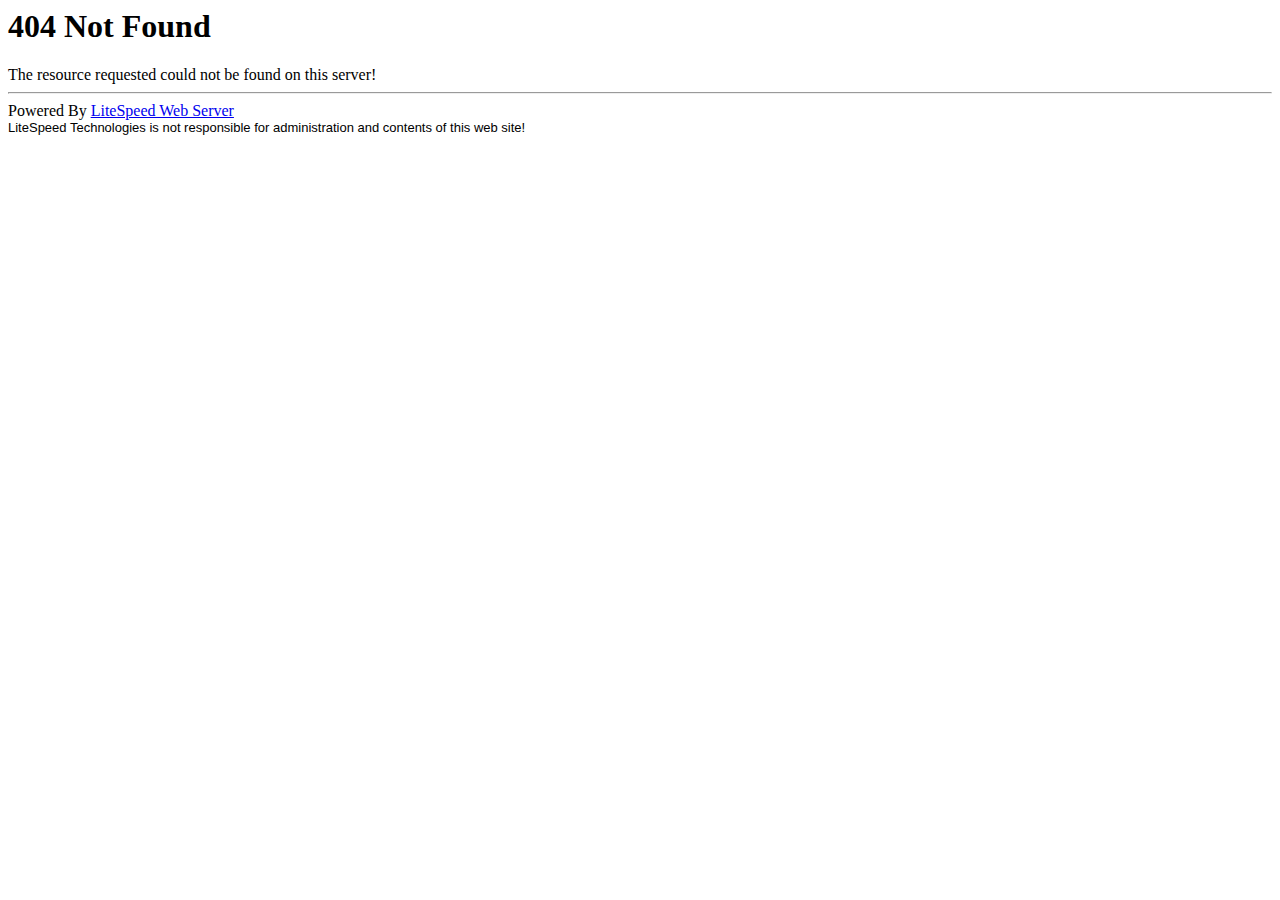
<file: src/main/webapp/resources/img/favicon.html>
<html>
<head><title> 404 Not Found
</title></head>
<body><h1> 404 Not Found
</h1>
The resource requested could not be found on this server!<hr />
Powered By <a href='http://www.litespeedtech.com'>LiteSpeed Web Server</a><br />
<font face="Verdana, Arial, Helvetica" size=-1>LiteSpeed Technologies is not responsible for administration and contents of this web site!</font></body></html>
</file>
<file: src/main/webapp/resources/lineicons/style.css>
@font-face {
	font-family: 'linecons';
	src:url('fonts/linecons.eot');
}
@font-face {
	font-family: 'linecons';
	src: url([data-uri]) format('svg'),
		 url([data-uri]) format('truetype');
	font-weight: normal;
	font-style: normal;
}

/* Use the following CSS code if you want to use data attributes for inserting your icons */
[data-icon]:before {
	font-family: 'linecons';
	content: attr(data-icon);
	speak: none;
	font-weight: normal;
	line-height: 1;
	-webkit-font-smoothing: antialiased;
}

/* Use the following CSS code if you want to have a class per icon */
[class^="li_"]:before, [class*=" li_"]:before {
	font-family: 'linecons';
	font-style: normal;
	speak: none;
	font-weight: normal;
	line-height: 1;
	-webkit-font-smoothing: antialiased;
}
.li_heart:before {
	content: "\e000";
}
.li_cloud:before {
	content: "\e001";
}
.li_star:before {
	content: "\e002";
}
.li_tv:before {
	content: "\e003";
}
.li_sound:before {
	content: "\e004";
}
.li_video:before {
	content: "\e005";
}
.li_trash:before {
	content: "\e006";
}
.li_user:before {
	content: "\e007";
}
.li_key:before {
	content: "\e008";
}
.li_search:before {
	content: "\e009";
}
.li_settings:before {
	content: "\e00a";
}
.li_camera:before {
	content: "\e00b";
}
.li_tag:before {
	content: "\e00c";
}
.li_lock:before {
	content: "\e00d";
}
.li_bulb:before {
	content: "\e00e";
}
.li_pen:before {
	content: "\e00f";
}
.li_diamond:before {
	content: "\e010";
}
.li_display:before {
	content: "\e011";
}
.li_location:before {
	content: "\e012";
}
.li_eye:before {
	content: "\e013";
}
.li_bubble:before {
	content: "\e014";
}
.li_stack:before {
	content: "\e015";
}
.li_cup:before {
	content: "\e016";
}
.li_phone:before {
	content: "\e017";
}
.li_news:before {
	content: "\e018";
}
.li_mail:before {
	content: "\e019";
}
.li_like:before {
	content: "\e01a";
}
.li_photo:before {
	content: "\e01b";
}
.li_note:before {
	content: "\e01c";
}
.li_clock:before {
	content: "\e01d";
}
.li_paperplane:before {
	content: "\e01e";
}
.li_params:before {
	content: "\e01f";
}
.li_banknote:before {
	content: "\e020";
}
.li_data:before {
	content: "\e021";
}
.li_music:before {
	content: "\e022";
}
.li_megaphone:before {
	content: "\e023";
}
.li_study:before {
	content: "\e024";
}
.li_lab:before {
	content: "\e025";
}
.li_food:before {
	content: "\e026";
}
.li_t-shirt:before {
	content: "\e027";
}
.li_fire:before {
	content: "\e028";
}
.li_clip:before {
	content: "\e029";
}
.li_shop:before {
	content: "\e02a";
}
.li_calendar:before {
	content: "\e02b";
}
.li_vallet:before {
	content: "\e02c";
}
.li_vynil:before {
	content: "\e02d";
}
.li_truck:before {
	content: "\e02e";
}
.li_world:before {
	content: "\e02f";
}
</file>
<file: src/main/webapp/resources/SweetAlert2/example/example.css>
@import url(https://fonts.googleapis.com/css?family=Open+Sans:400,600,700,300);
@import url(https://fonts.googleapis.com/css?family=Open+Sans+Condensed:700);
html, body {
  margin: 0; }

body {
  background-color: #f2f4f6;
  font-family: 'Open Sans', sans-serif;
  text-align: center; }

header h1 {
  font-family: 'Courgette', serif;
  font-size: 60px;
  color: #aaa;
  white-space: nowrap;
  margin: 50px auto; }
  header h1 span {
    margin: 0 10px;
    color: #f77; }
  @media all and (max-width: 440px) {
    header h1 {
      font-size: 50px; } }

header h2 {
  font-size: 20px;
  color: #a9b2bc;
  line-height: 25px;
  text-transform: uppercase;
  font-weight: 300;
  text-align: center;
  display: block; }
  header h2 a {
    color: #3085d6; }

.swal2-alert h2 {
  font-family: 'Open Sans', sans-serif;
  font-weight: 600; }

.modal-types td {
  vertical-align: middle;
  text-align: center;
  width: 33%; }

.modal-types .swal2-icon, .modal-types button {
  display: inline-block;
  margin: 0; }

.modal-types .swal2-success::before, .modal-types .swal2-success::after {
  background: transparent !important; }

.modal-input-types tr td:first-child {
  padding-top: 45px; }

.modal-input-types td {
  vertical-align: middle;
  text-align: center;
  width: 33%; }

h3 {
  font-size: 28px;
  color: #c7ccd1;
  text-transform: uppercase;
  font-family: 'Open Sans Condensed', sans-serif;
  margin-top: 100px;
  text-align: center;
  position: relative; }
  h3.download-section {
    margin-top: 50px;
    padding-top: 40px; }
  h3::after {
    content: '';
    background-color: #e2e5e8;
    height: 4px;
    width: 700px;
    left: 50%;
    margin-left: -350px;
    position: absolute;
    margin-top: -50px;
    border-radius: 2px; }
    @media all and (max-width: 740px) {
      h3::after {
        width: auto;
        left: 20px;
        right: 20px;
        margin-left: 0; } }

a {
  text-decoration: none; }

p {
  max-width: 826px;
  margin: 30px auto;
  font-size: 17px;
  font-weight: 300;
  color: #848d94;
  line-height: 25px;
  text-align: left; }
  p.center {
    text-align: center; }
  p strong {
    color: #8a8f94;
    font-weight: 600; }
  p a {
    color: #9ecadf;
    font-weight: 600; }
    p a:hover {
      text-decoration: underline; }
    p a.twitter {
      color: #5eaade; }
    p a.github {
      color: #323131; }
  @media all and (max-width: 750px) {
    p {
      text-align: center;
      padding: 0 10px; } }

button,
.button {
  background-color: #3085d6;
  color: #fff;
  border: 0;
  box-shadow: none;
  font-size: 17px;
  font-weight: 500;
  border-radius: 3px;
  padding: 15px 35px;
  margin: 26px 5px 0;
  cursor: pointer;
  white-space: nowrap; }
  button:hover,
  .button:hover {
    background-color: #297dce; }
  button:active,
  .button:active {
    background-color: #236bb0; }
  button.cancel,
  .button.cancel {
    background-color: #d0d0d0; }
    button.cancel:hover,
    .button.cancel:hover {
      background-color: #c8c8c8; }
    button.cancel:active,
    .button.cancel:active {
      background-color: #b7b7b7; }

.top-right-button {
  position: fixed;
  right: 80px;
  width: 170px;
  height: 50px;
  line-height: 50px;
  margin: 0;
  z-index: 3;
  text-transform: uppercase;
  font-weight: 500;
  background-color: rgba(255, 255, 255, 0.9);
  border-radius: 2px;
  cursor: pointer; }
  .top-right-button.download {
    top: 30px;
    color: #abcada; }
  .top-right-button.cdn {
    top: 90px;
    color: #eb4c36; }
  @media all and (max-width: 1278px) {
    .top-right-button {
      display: none; } }

.center-container {
  max-width: 725px;
  margin: 70px auto; }

pre {
  background-color: #49483e;
  color: #f8f8f2;
  padding: 10px;
  border-radius: 5px;
  text-align: left;
  font-size: 14px;
  overflow: hidden; }
  pre .str {
    color: #e6db74; }
  pre .func {
    color: #66d9ef; }
  pre .val {
    color: #a381ff; }
  pre .tag {
    color: #e92772; }
  pre .attr {
    color: #a6e22d; }
  pre .comment {
    color: #85939e; }

.showcase {
  background-color: #eceef0;
  padding: 20px;
  display: inline-block;
  width: 383px;
  vertical-align: top;
  position: relative; }
  @media all and (max-width: 865px) {
    .showcase {
      margin: 5px auto;
      padding: 35px 10px; } }
  @media all and (max-width: 440px) {
    .showcase {
      width: auto; } }
  .showcase h4 {
    font-size: 16px;
    color: #bcbcbc;
    line-height: 22px;
    margin: 0 auto;
    font-weight: 800; }
  .showcase.sweet h4 {
    font-family: 'Courgette', serif;
    font-size: 24px;
    color: #aaa; }
    .showcase.sweet h4 span {
      margin: 0 4px;
      color: #f77; }
  .showcase h5 {
    margin-bottom: -7px;
    text-align: left;
    font-weight: 500;
    text-transform: uppercase;
    color: #c2c2c2; }
  .showcase button {
    margin-bottom: 10px; }
  .showcase .vs-icon {
    background-image: url("../images/vs_icon.png");
    background-image: -webkit-image-set(url("../images/vs_icon.png") 1x, url("../images/vs_icon@2x.png") 2x);
    background-repeat: no-repeat;
    width: 69px;
    height: 69px;
    position: absolute;
    right: -34px;
    top: 60px;
    z-index: 2; }
    @media all and (max-width: 865px) {
      .showcase .vs-icon {
        margin: 5px auto;
        right: auto;
        left: 50%;
        margin-left: -35px;
        top: auto;
        bottom: -35px; } }

.examples {
  list-style-type: none;
  width: 750px;
  margin: 0 auto;
  text-align: left;
  padding-left: 0; }
  @media all and (max-width: 758px) {
    .examples {
      width: auto; } }
  .examples li {
    padding-left: 0; }
  .examples .ui,
  .examples pre {
    display: inline-block;
    vertical-align: top; }
    @media all and (max-width: 758px) {
      .examples .ui,
      .examples pre {
        display: block;
        max-width: none;
        margin: 0 auto; } }
  .examples .ui {
    width: 300px;
    text-align: center; }
    .examples .ui button {
      margin-top: 12px; }
    .examples .ui p {
      text-align: center;
      margin-bottom: 0; }
  .examples pre {
    max-width: 420px;
    margin-top: 67px; }
    @media all and (max-width: 758px) {
      .examples pre {
        margin-top: 16px !important;
        margin-bottom: 60px; } }
  .examples .warning pre {
    margin-top: 93px; }

ol {
  max-width: 725px;
  margin: 70px auto;
  list-style-position: inside;
  padding-left: 0; }
  ol li {
    color: #a7adb2; }
    ol li p {
      margin-bottom: 10px; }

table {
  width: 725px;
  font-size: 14px;
  color: #8a8f94;
  margin: 10px auto;
  text-align: left;
  border-collapse: collapse; }
  @media all and (max-width: 750px) {
    table {
      width: auto;
      margin: 10px auto; } }
  table th {
    background-color: #fff;
    padding: 9px;
    color: #acb9be;
    font-weight: 400;
    text-align: center;
    position: relative; }
    @media all and (max-width: 750px) {
      table th:nth-child(2) {
        display: none; } }
  table td {
    padding: 10px 20px;
    vertical-align: top; }
    table td:first-child {
      padding-left: 0; }
    table td:last-child {
      padding-right: 0; }
    @media all and (max-width: 750px) {
      table td:nth-child(2) {
        display: none; } }
    @media all and (max-width: 360px) {
      table td {
        padding: 10px 4px; }
        table td b {
          font-size: 13px; } }

@media all and (max-width: 750px) {
  .mobile-hidden {
    display: none; } }

.github-corner {
  position: fixed;
  top: 0;
  right: 0; }
</file>
<file: src/main/webapp/resources/SweetAlert2/example/buttons.css>
.btn {
  display: inline-block;
  padding: 6px 12px;
  margin-bottom: 0;
  font-size: 24px;
  font-weight: normal;
  line-height: 1.42857143;
  text-align: center;
  white-space: nowrap;
  vertical-align: middle;
  -ms-touch-action: manipulation;
      touch-action: manipulation;
  cursor: pointer;
  -webkit-user-select: none;
     -moz-user-select: none;
      -ms-user-select: none;
          user-select: none;
  background-image: none;
  border: 1px solid transparent;
  border-radius: 4px;
}
.btn:focus,
.btn:active:focus,
.btn.active:focus,
.btn.focus,
.btn:active.focus,
.btn.active.focus {
  outline: thin dotted;
  outline: 5px auto -webkit-focus-ring-color;
  outline-offset: -2px;
}
.btn:hover,
.btn:focus,
.btn.focus {
  color: #333;
  text-decoration: none;
}
.btn:active,
.btn.active {
  background-image: none;
  outline: 0;
  -webkit-box-shadow: inset 0 3px 5px rgba(0, 0, 0, .125);
          box-shadow: inset 0 3px 5px rgba(0, 0, 0, .125);
}
.btn.disabled,
.btn[disabled],
fieldset[disabled] .btn {
  cursor: not-allowed;
  filter: alpha(opacity=65);
  -webkit-box-shadow: none;
          box-shadow: none;
  opacity: .65;
}
a.btn.disabled,
fieldset[disabled] a.btn {
  pointer-events: none;
}
.btn-default {
  color: #333;
  background-color: #fff;
  border-color: #ccc;
}
.btn-default:focus,
.btn-default.focus {
  color: #333;
  background-color: #e6e6e6;
  border-color: #8c8c8c;
}
.btn-default:hover {
  color: #333;
  background-color: #e6e6e6;
  border-color: #adadad;
}
.btn-default:active,
.btn-default.active,
.open > .dropdown-toggle.btn-default {
  color: #333;
  background-color: #e6e6e6;
  border-color: #adadad;
}
.btn-default:active:hover,
.btn-default.active:hover,
.open > .dropdown-toggle.btn-default:hover,
.btn-default:active:focus,
.btn-default.active:focus,
.open > .dropdown-toggle.btn-default:focus,
.btn-default:active.focus,
.btn-default.active.focus,
.open > .dropdown-toggle.btn-default.focus {
  color: #333;
  background-color: #d4d4d4;
  border-color: #8c8c8c;
}
.btn-default:active,
.btn-default.active,
.open > .dropdown-toggle.btn-default {
  background-image: none;
}
.btn-default.disabled:hover,
.btn-default[disabled]:hover,
fieldset[disabled] .btn-default:hover,
.btn-default.disabled:focus,
.btn-default[disabled]:focus,
fieldset[disabled] .btn-default:focus,
.btn-default.disabled.focus,
.btn-default[disabled].focus,
fieldset[disabled] .btn-default.focus {
  background-color: #fff;
  border-color: #ccc;
}
.btn-default .badge {
  color: #fff;
  background-color: #333;
}
.btn-primary {
  color: #fff;
  background-color: #337ab7;
  border-color: #2e6da4;
}
.btn-primary:focus,
.btn-primary.focus {
  color: #fff;
  background-color: #286090;
  border-color: #122b40;
}
.btn-primary:hover {
  color: #fff;
  background-color: #286090;
  border-color: #204d74;
}
.btn-primary:active,
.btn-primary.active,
.open > .dropdown-toggle.btn-primary {
  color: #fff;
  background-color: #286090;
  border-color: #204d74;
}
.btn-primary:active:hover,
.btn-primary.active:hover,
.open > .dropdown-toggle.btn-primary:hover,
.btn-primary:active:focus,
.btn-primary.active:focus,
.open > .dropdown-toggle.btn-primary:focus,
.btn-primary:active.focus,
.btn-primary.active.focus,
.open > .dropdown-toggle.btn-primary.focus {
  color: #fff;
  background-color: #204d74;
  border-color: #122b40;
}
.btn-primary:active,
.btn-primary.active,
.open > .dropdown-toggle.btn-primary {
  background-image: none;
}
.btn-primary.disabled:hover,
.btn-primary[disabled]:hover,
fieldset[disabled] .btn-primary:hover,
.btn-primary.disabled:focus,
.btn-primary[disabled]:focus,
fieldset[disabled] .btn-primary:focus,
.btn-primary.disabled.focus,
.btn-primary[disabled].focus,
fieldset[disabled] .btn-primary.focus {
  background-color: #337ab7;
  border-color: #2e6da4;
}
.btn-primary .badge {
  color: #337ab7;
  background-color: #fff;
}
.btn-success {
  color: #fff;
  background-color: #5cb85c;
  border-color: #4cae4c;
}
.btn-success:focus,
.btn-success.focus {
  color: #fff;
  background-color: #449d44;
  border-color: #255625;
}
.btn-success:hover {
  color: #fff;
  background-color: #449d44;
  border-color: #398439;
}
.btn-success:active,
.btn-success.active,
.open > .dropdown-toggle.btn-success {
  color: #fff;
  background-color: #449d44;
  border-color: #398439;
}
.btn-success:active:hover,
.btn-success.active:hover,
.open > .dropdown-toggle.btn-success:hover,
.btn-success:active:focus,
.btn-success.active:focus,
.open > .dropdown-toggle.btn-success:focus,
.btn-success:active.focus,
.btn-success.active.focus,
.open > .dropdown-toggle.btn-success.focus {
  color: #fff;
  background-color: #398439;
  border-color: #255625;
}
.btn-success:active,
.btn-success.active,
.open > .dropdown-toggle.btn-success {
  background-image: none;
}
.btn-success.disabled:hover,
.btn-success[disabled]:hover,
fieldset[disabled] .btn-success:hover,
.btn-success.disabled:focus,
.btn-success[disabled]:focus,
fieldset[disabled] .btn-success:focus,
.btn-success.disabled.focus,
.btn-success[disabled].focus,
fieldset[disabled] .btn-success.focus {
  background-color: #5cb85c;
  border-color: #4cae4c;
}
.btn-success .badge {
  color: #5cb85c;
  background-color: #fff;
}
.btn-info {
  color: #fff;
  background-color: #5bc0de;
  border-color: #46b8da;
}
.btn-info:focus,
.btn-info.focus {
  color: #fff;
  background-color: #31b0d5;
  border-color: #1b6d85;
}
.btn-info:hover {
  color: #fff;
  background-color: #31b0d5;
  border-color: #269abc;
}
.btn-info:active,
.btn-info.active,
.open > .dropdown-toggle.btn-info {
  color: #fff;
  background-color: #31b0d5;
  border-color: #269abc;
}
.btn-info:active:hover,
.btn-info.active:hover,
.open > .dropdown-toggle.btn-info:hover,
.btn-info:active:focus,
.btn-info.active:focus,
.open > .dropdown-toggle.btn-info:focus,
.btn-info:active.focus,
.btn-info.active.focus,
.open > .dropdown-toggle.btn-info.focus {
  color: #fff;
  background-color: #269abc;
  border-color: #1b6d85;
}
.btn-info:active,
.btn-info.active,
.open > .dropdown-toggle.btn-info {
  background-image: none;
}
.btn-info.disabled:hover,
.btn-info[disabled]:hover,
fieldset[disabled] .btn-info:hover,
.btn-info.disabled:focus,
.btn-info[disabled]:focus,
fieldset[disabled] .btn-info:focus,
.btn-info.disabled.focus,
.btn-info[disabled].focus,
fieldset[disabled] .btn-info.focus {
  background-color: #5bc0de;
  border-color: #46b8da;
}
.btn-info .badge {
  color: #5bc0de;
  background-color: #fff;
}
.btn-warning {
  color: #fff;
  background-color: #f0ad4e;
  border-color: #eea236;
}
.btn-warning:focus,
.btn-warning.focus {
  color: #fff;
  background-color: #ec971f;
  border-color: #985f0d;
}
.btn-warning:hover {
  color: #fff;
  background-color: #ec971f;
  border-color: #d58512;
}
.btn-warning:active,
.btn-warning.active,
.open > .dropdown-toggle.btn-warning {
  color: #fff;
  background-color: #ec971f;
  border-color: #d58512;
}
.btn-warning:active:hover,
.btn-warning.active:hover,
.open > .dropdown-toggle.btn-warning:hover,
.btn-warning:active:focus,
.btn-warning.active:focus,
.open > .dropdown-toggle.btn-warning:focus,
.btn-warning:active.focus,
.btn-warning.active.focus,
.open > .dropdown-toggle.btn-warning.focus {
  color: #fff;
  background-color: #d58512;
  border-color: #985f0d;
}
.btn-warning:active,
.btn-warning.active,
.open > .dropdown-toggle.btn-warning {
  background-image: none;
}
.btn-warning.disabled:hover,
.btn-warning[disabled]:hover,
fieldset[disabled] .btn-warning:hover,
.btn-warning.disabled:focus,
.btn-warning[disabled]:focus,
fieldset[disabled] .btn-warning:focus,
.btn-warning.disabled.focus,
.btn-warning[disabled].focus,
fieldset[disabled] .btn-warning.focus {
  background-color: #f0ad4e;
  border-color: #eea236;
}
.btn-warning .badge {
  color: #f0ad4e;
  background-color: #fff;
}
.btn-danger {
  color: #fff;
  background-color: #d9534f;
  border-color: #d43f3a;
}
.btn-danger:focus,
.btn-danger.focus {
  color: #fff;
  background-color: #c9302c;
  border-color: #761c19;
}
.btn-danger:hover {
  color: #fff;
  background-color: #c9302c;
  border-color: #ac2925;
}
.btn-danger:active,
.btn-danger.active,
.open > .dropdown-toggle.btn-danger {
  color: #fff;
  background-color: #c9302c;
  border-color: #ac2925;
}
.btn-danger:active:hover,
.btn-danger.active:hover,
.open > .dropdown-toggle.btn-danger:hover,
.btn-danger:active:focus,
.btn-danger.active:focus,
.open > .dropdown-toggle.btn-danger:focus,
.btn-danger:active.focus,
.btn-danger.active.focus,
.open > .dropdown-toggle.btn-danger.focus {
  color: #fff;
  background-color: #ac2925;
  border-color: #761c19;
}
.btn-danger:active,
.btn-danger.active,
.open > .dropdown-toggle.btn-danger {
  background-image: none;
}
.btn-danger.disabled:hover,
.btn-danger[disabled]:hover,
fieldset[disabled] .btn-danger:hover,
.btn-danger.disabled:focus,
.btn-danger[disabled]:focus,
fieldset[disabled] .btn-danger:focus,
.btn-danger.disabled.focus,
.btn-danger[disabled].focus,
fieldset[disabled] .btn-danger.focus {
  background-color: #d9534f;
  border-color: #d43f3a;
}
.btn-danger .badge {
  color: #d9534f;
  background-color: #fff;
}
</file>
